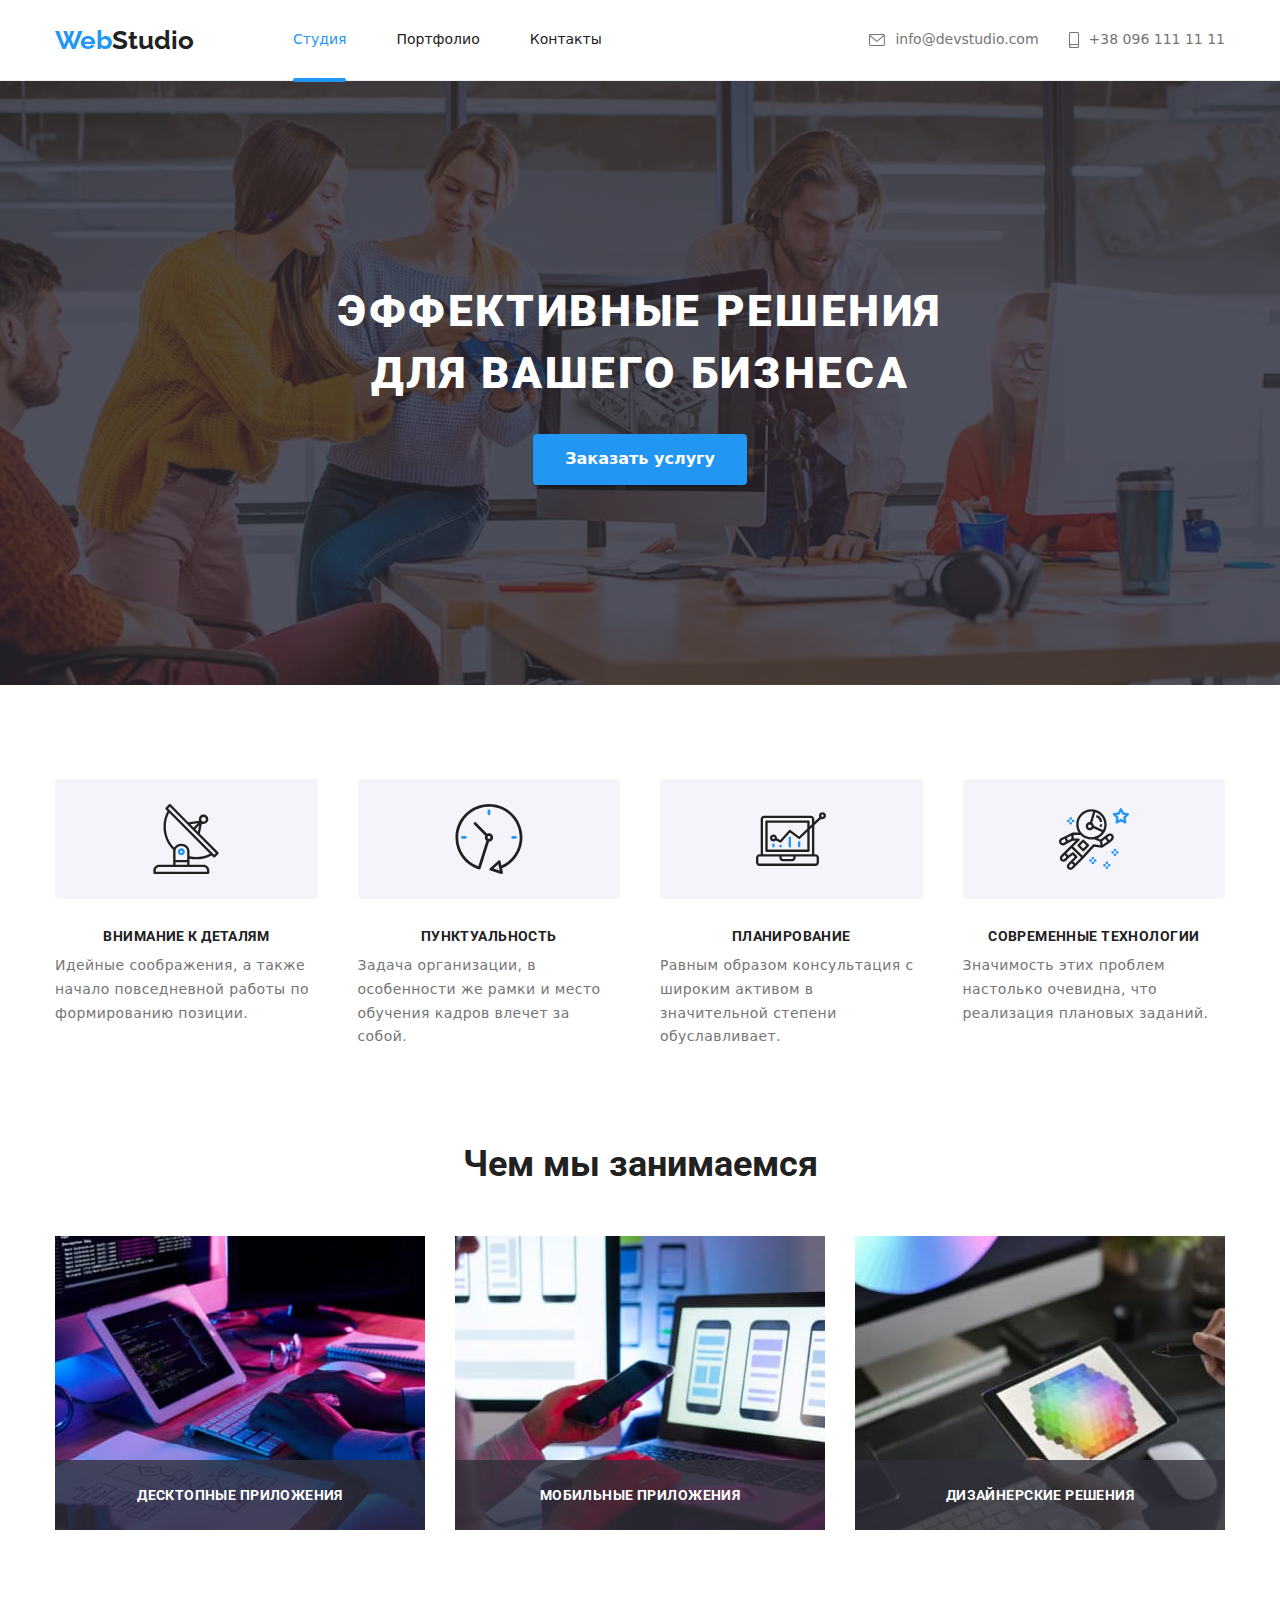
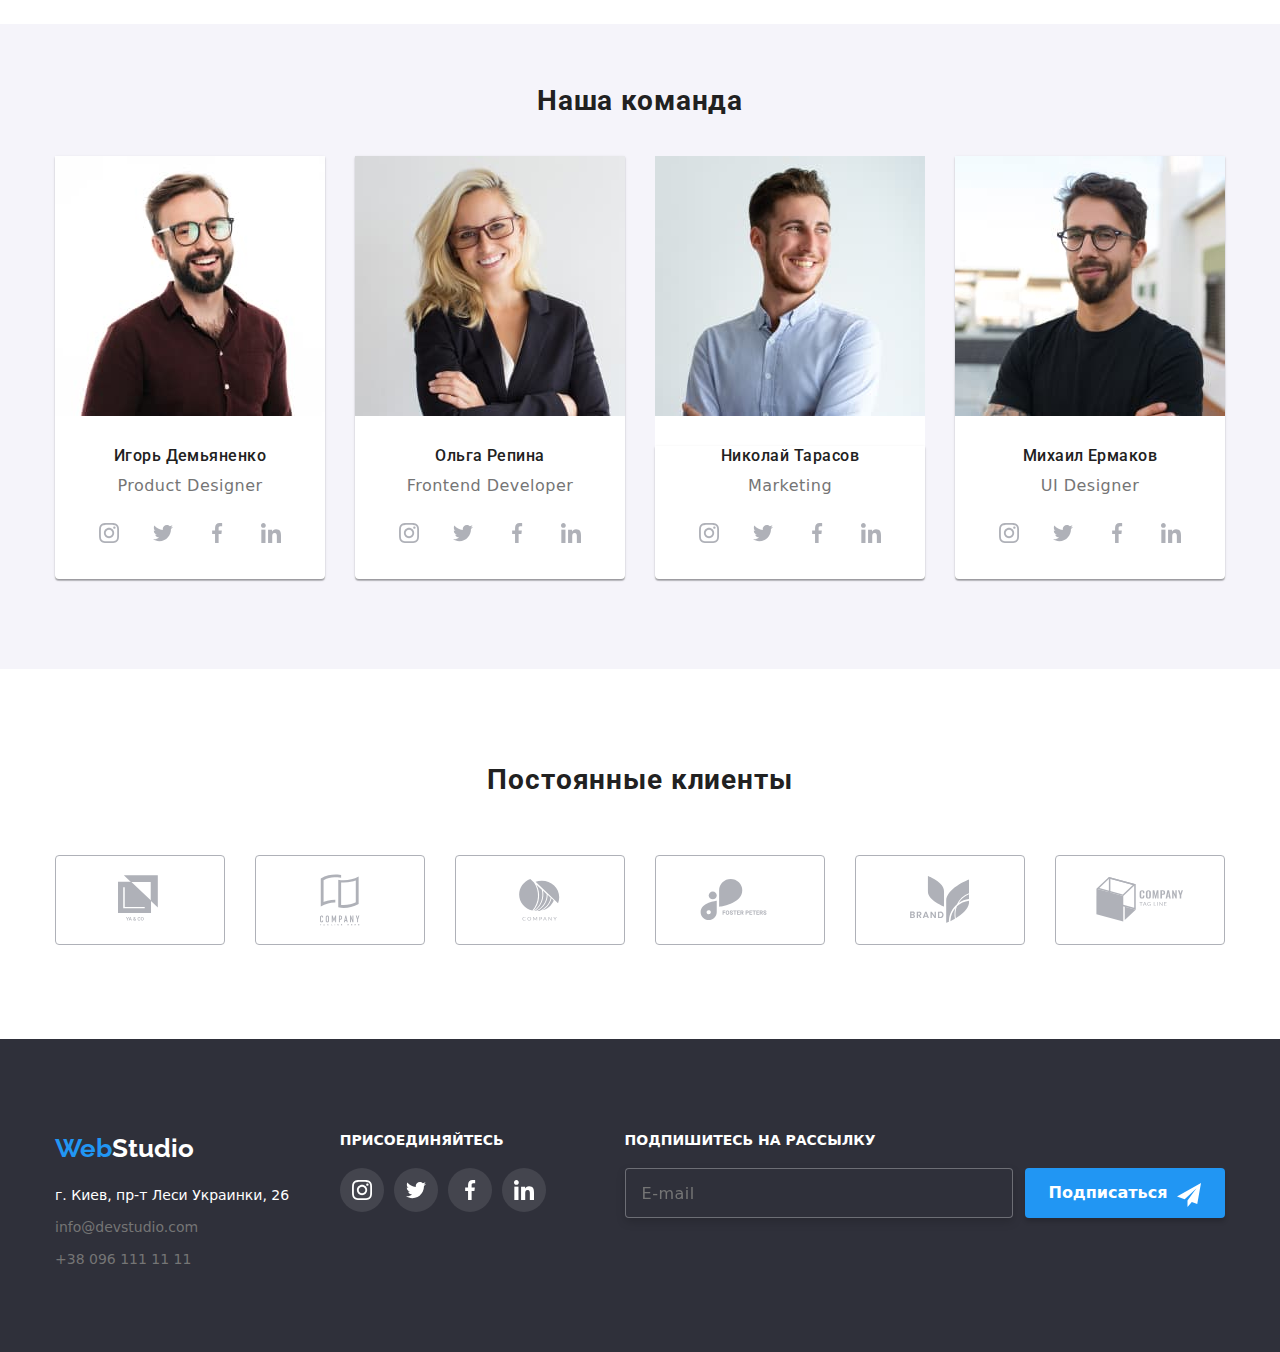
<file: index.html>
<!DOCTYPE html>
<html lang="ru">
  <head>
    <meta charset="UTF-8" />
    <meta http-equiv="X-UA-Compatible" content="IE=edge" />
    <meta name="viewport" content="width=device-width, initial-scale=1.0" />
    <title>goit_markup_hw_8</title>
    <link rel="preconnect" href="https://fonts.gstatic.com" />
    <link
      href="https://fonts.googleapis.com/css2?family=Raleway:wght@700&family=Roboto:wght@400;500;700;900&display=swap"
      rel="stylesheet"
    />
    <link rel="stylesheet" href="https://cdnjs.cloudflare.com/ajax/libs/animate.css/4.1.1/animate.min.css" />
    <link rel="stylesheet" href="./css/main.min.css" />
  </head>
  <body>
    <!-- верхняя линия-->
    <header>
      <div class="container section header">
        <nav class="header-nav">
          <a href="./index.html" class="header-logo"><span class="header-logo-color">Web</span>Studio</a>
          <ul class="nav-menu">
            <li class="nav-menu-li"><a href="./index.html" class="nav-menu-link active">Студия</a></li>
            <li class="nav-menu-li"><a href="./portfolio.html" class="nav-menu-link">Портфолио</a></li>
            <li class="nav-menu-li"><a href="#footer-contact" class="nav-menu-link">Контакты</a></li>
          </ul>
        </nav>
        <ul class="address-menu">
          <li class="address-menu-li">
            <a href="mailto:info@devstudio.com" class="address-menu-link">
              <svg width="16" height="12" class="address-menu-icon">
                <use href="./img/sprite.svg#icon-envelope"></use>
              </svg>
              info@devstudio.com</a
            >
          </li>
          <li class="address-menu-li">
            <a href="tel:+380961111111" class="address-menu-link">
              <svg width="10" height="16" class="address-menu-icon">
                <use href="./img/sprite.svg#icon-smartphone"></use>
              </svg>
              +38 096 111 11 11</a
            >
          </li>
        </ul>
        <button class="header-button-mobile" data-menu-button>
          <svg width="40" height="40" class="mobile-open-icon">
            <use href="./img/sprite.svg#icon-menu_mobile"></use>
          </svg>
        </button>
      </div>

      <div class="mobile-menu" data-menu>
        <button class="mobile-menu-close-btn" data-menu-close>
          <svg class="mobile-menu-close-icon">
            <use href="./img/sprite.svg#icon-close-mobile"></use>
          </svg>
        </button>
        <div class="mobile-menu-contact">
          <div>
            <ul class="mobile-menu-list-link list">
              <li class="mobile-menu-list-item-link link">
                <a href="./index.html" class="mobile-menu-list-link link">Студия</a>
              </li>
              <li class="mobile-menu-list-item-link">
                <a href="./portfolio.html" class="mobile-menu-list-link link">Портфолио</a>
              </li>
              <li class="mobile-menu-list-item-link">
                <a href="#" class="mobile-menu-list-link link">Контакты</a>
              </li>
            </ul>
          </div>
          <div>
            <ul class="mobile-menu-list-contact list">
              <li class="mobile-menu-list-item-contact link">
                <a href="" class="mobile-menu-list-contact link">+38 096 111 11 11</a>
              </li>
              <li class="mobile-menu-list-item-contact">
                <a href="" class="mobile-menu-list-contact link tel">info@devstudio.com</a>
              </li>
            </ul>
            <ul class="mobile-menu-list-social list">
              <li class="mobile-menu-list-item-social link">
                <a href="" class="mobile-menu-list-social link">Instagram</a>
              </li>
              <li class="mobile-menu-list-item-social">
                <a href="" class="mobile-menu-list-social link">Twitter</a>
              </li>
              <li class="mobile-menu-list-item-social">
                <a href="" class="mobile-menu-list-social link">Facebook</a>
              </li>
              <li class="mobile-menu-list-item-social">
                <a href="" class="mobile-menu-list-social link">LinkedIn</a>
              </li>
            </ul>
          </div>
        </div>
      </div>
    </header>
    <main>
      <!--шапка-->
      <section class="section services">
        <div class="container">
          <h1 class="services-title">Эффективные решения для вашего бизнеса</h1>
          <button type="button" class="services-button" data-modal-open>Заказать услугу</button>
        </div>
      </section>
      <!--особенности-->
      <section class="section advantages">
        <div class="container">
          <ul class="advantages-menu">
            <li class="advantages-li">
              <div class="advantages-thumb">
                <svg class="advanteges-button">
                  <use href="./img/sprite.svg#icon-antenna-1"></use>
                </svg>
              </div>
              <h2 class="advantages-title">Внимание к деталям</h2>
              <p class="advantages-text">Идейные соображения, а также начало повседневной работы по формированию позиции.</p>
            </li>
            <li class="advantages-li">
              <div class="advantages-thumb">
                <svg class="advanteges-button">
                  <use href="./img/sprite.svg#icon-clock-1"></use>
                </svg>
              </div>
              <h2 class="advantages-title">Пунктуальность</h2>
              <p class="advantages-text">Задача организации, в особенности же рамки и место обучения кадров влечет за собой.</p>
            </li>
            <li class="advantages-li">
              <div class="advantages-thumb">
                <svg class="advanteges-button">
                  <use href="./img/sprite.svg#icon-diagram-1"></use>
                </svg>
              </div>
              <h2 class="advantages-title">Планирование</h2>
              <p class="advantages-text">Равным образом консультация с широким активом в значительной степени обуславливает.</p>
            </li>
            <li class="advantages-li">
              <div class="advantages-thumb">
                <svg class="advanteges-button">
                  <use href="./img/sprite.svg#icon-astronaut-1"></use>
                </svg>
              </div>
              <h2 class="advantages-title">Современные технологии</h2>
              <p class="advantages-text">Значимость этих проблем настолько очевидна, что реализация плановых заданий.</p>
            </li>
          </ul>
        </div>
      </section>
      <!--чем мы занимаемся-->
      <section class="section activity">
        <div class="container">
          <h2 class="activity-title">Чем мы занимаемся</h2>
          <ul class="activity-menu">
            <li class="activity-li">
              <picture>
                <source
                  srcset="./img/desktop/title/activity_one_d.jpg 1x, ./img/desktop/title/activity_one_d@2x.jpg 2x"
                  media="(min-width: 1200px)"
                />
                <img src="./img/desktop/title/activity_one_d.jpg" alt="Человек пишет код на компьютере" class="activity-li-img" />
              </picture>
              <h3 class="activity-text">десктопные приложения</h3>
            </li>
            <li class="activity-li">
              <picture>
                <source
                  srcset="./img/desktop/title/activity_two_d.jpg 1x, ./img/desktop/title/activity_two_d@2x.jpg 2x"
                  media="(min-width: 1200px)"
                />
                <img src="./img/desktop/title/activity_two_d.jpg" alt="мобильные приложения" class="activity-li-img" />
              </picture>
              <h3 class="activity-text">мобильные приложения</h3>
            </li>
            <li class="activity-li">
              <picture>
                <source
                  srcset="./img/desktop/title/activity_three_d.jpg 1x, ./img/desktop/title/activity_three_d@2x.jpg 2x"
                  media="(min-width: 1200px)"
                />
                <img
                  src="./img/desktop/title/activity_three_d.jpg"
                  alt="Человек подбирает цветовую гамму для сайтая"
                  class="activity-li-img"
                />
              </picture>
              <h3 class="activity-text">дизайнерские решения</h3>
            </li>
          </ul>
        </div>
      </section>
      <!--наша комманда-->
      <section class="section team">
        <div class="container">
          <h2 class="team-title">Наша команда</h2>
          <ul class="team-menu">
            <li class="team-menu-li">
              <ul class="team-menu-li-people">
                <li>
                  <picture>
                    <source
                      srcset="./img/desktop/title/designer_d.jpg 1x, ./img/desktop/title/designer_d@2x.jpg 2x"
                      media="(min-width: 1200px)"
                    />
                    <source
                      srcset="./img/tablet/title/designer_t.jpg 1x, ./img/tablet/title/designer_t@2x.jpg 2x"
                      media="(min-width: 768px)"
                    />
                    <source
                      srcset="./img/mobile/title/designer_m.jpg 1x, ./img/mobile/title/designer_m@2x.jpg 2x"
                      media="(min-width: 320px)"
                    />
                    <img src="./img/mobile/title/designer_m.jpg" alt="Product_Designer" class="team-menu-li-people-img" />
                  </picture>
                </li>
                <li><h3 class="team-menu-li-people-name">Игорь Демьяненко</h3></li>
                <li><p class="team-menu-li-position">Product Designer</p></li>
                <li>
                  <ul class="team-sites-icon">
                    <li class="team-sites-icon-li">
                      <a href="" class="team-sites-icon-link">
                        <svg class="team-sites-icon-img">
                          <use href="./img/sprite.svg#icon-instagram-2"></use>
                        </svg>
                      </a>
                    </li>
                    <li class="team-sites-icon-li">
                      <a href="" class="team-sites-icon-link">
                        <svg class="team-sites-icon-img">
                          <use href="./img/sprite.svg#icon-twitter-1"></use>
                        </svg>
                      </a>
                    </li>
                    <li class="team-sites-icon-li">
                      <a href="" class="team-sites-icon-link">
                        <svg class="team-sites-icon-img">
                          <use href="./img/sprite.svg#icon-facebook-1"></use>
                        </svg>
                      </a>
                    </li>
                    <li class="team-sites-icon-li">
                      <a href="" class="team-sites-icon-link">
                        <svg class="team-sites-icon-img">
                          <use href="./img/sprite.svg#icon-linkedin-1"></use>
                        </svg>
                      </a>
                    </li>
                  </ul>
                </li>
              </ul>
            </li>
            <li class="team-menu-li">
              <ul class="team-menu-li-people">
                <picture>
                  <source
                    srcset="./img/desktop/title/developer_d.jpg 1x, ./img/desktop/title/developer_d@2x.jpg 2x"
                    media="(min-width: 1200px)"
                  />
                  <source
                    srcset="./img/tablet/title/developer_t.jpg 1x, ./img/tablet/title/developer_t@2x.jpg 2x"
                    media="(min-width: 768px)"
                  />
                  <source
                    srcset="./img/mobile/title/developer_m.jpg 1x, ./img/mobile/title/developer_m@2x.jpg 2x"
                    media="(min-width: 320px)"
                  />
                  <img src="./img/mobile/title/developer_m.jpg" alt="Product_Designer" class="team-menu-li-people-img" />
                </picture>
                <li><h3 class="team-menu-li-people-name">Ольга Репина</h3></li>
                <li><p class="team-menu-li-position">Frontend Developer</p></li>
                <li>
                  <ul class="team-sites-icon">
                    <li class="team-sites-icon-li">
                      <a href="" class="team-sites-icon-link">
                        <svg class="team-sites-icon-img">
                          <use href="./img/sprite.svg#icon-instagram-2"></use>
                        </svg>
                      </a>
                    </li>
                    <li class="team-sites-icon-li">
                      <a href="" class="team-sites-icon-link">
                        <svg class="team-sites-icon-img">
                          <use href="./img/sprite.svg#icon-twitter-1"></use>
                        </svg>
                      </a>
                    </li>
                    <li class="team-sites-icon-li">
                      <a href="" class="team-sites-icon-link">
                        <svg class="team-sites-icon-img">
                          <use href="./img/sprite.svg#icon-facebook-1"></use>
                        </svg>
                      </a>
                    </li>
                    <li class="team-sites-icon-li">
                      <a href="" class="team-sites-icon-link">
                        <svg class="team-sites-icon-img">
                          <use href="./img/sprite.svg#icon-linkedin-1"></use>
                        </svg>
                      </a>
                    </li>
                  </ul>
                </li>
              </ul>
            </li>
            <li class="team-menu-li">
              <picture>
                <source
                  srcset="./img/desktop/title/marketing_d.jpg 1x, ./img/desktop/title/marketing_d@2x.jpg 2x"
                  media="(min-width: 1200px)"
                />
                <source
                  srcset="./img/tablet/title/marketing_t.jpg 1x, ./img/tablet/title/marketing_t@2x.jpg 2x"
                  media="(min-width: 768px)"
                />
                <source
                  srcset="./img/mobile/title/marketing_m.jpg 1x, ./img/mobile/title/marketing_m@2x.jpg 2x"
                  media="(min-width: 320px)"
                />
                <img src="./img/mobile/title/marketing_m.jpg" alt="Product_Designer" class="team-menu-li-people-img" />
              </picture>
              <ul class="team-menu-li-people">
                <li><h3 class="team-menu-li-people-name">Николай Тарасов</h3></li>
                <li><p class="team-menu-li-position">Marketing</p></li>
                <li>
                  <ul class="team-sites-icon">
                    <li class="team-sites-icon-li">
                      <a href="" class="team-sites-icon-link">
                        <svg class="team-sites-icon-img">
                          <use href="./img/sprite.svg#icon-instagram-2"></use>
                        </svg>
                      </a>
                    </li>
                    <li class="team-sites-icon-li">
                      <a href="" class="team-sites-icon-link">
                        <svg class="team-sites-icon-img">
                          <use href="./img/sprite.svg#icon-twitter-1"></use>
                        </svg>
                      </a>
                    </li>
                    <li class="team-sites-icon-li">
                      <a href="" class="team-sites-icon-link">
                        <svg class="team-sites-icon-img">
                          <use href="./img/sprite.svg#icon-facebook-1"></use>
                        </svg>
                      </a>
                    </li>
                    <li class="team-sites-icon-li">
                      <a href="" class="team-sites-icon-link">
                        <svg class="team-sites-icon-img">
                          <use href="./img/sprite.svg#icon-linkedin-1"></use>
                        </svg>
                      </a>
                    </li>
                  </ul>
                </li>
              </ul>
            </li>
            <li class="team-menu-li">
              <ul class="team-menu-li-people">
                <picture>
                  <source
                    srcset="./img/desktop/title/uidesigner_d.jpg 1x, ./img/desktop/title/uidesigner_d@2x.jpg 2x"
                    media="(min-width: 1200px)"
                  />
                  <source
                    srcset="./img/tablet/title/uidesigner_t.jpg 1x, ./img/tablet/title/uidesigner_t@2x.jpg 2x"
                    media="(min-width: 768px)"
                  />
                  <source
                    srcset="./img/mobile/title/uidesigner_m.jpg 1x, ./img/mobile/title/uidesigner_m@2x.jpg 2x"
                    media="(min-width: 320px)"
                  />
                  <img src="./img/mobile/title/uidesigner_m.jpg" alt="Product_Designer" class="team-menu-li-people-img" />
                </picture>
                <li><h3 class="team-menu-li-people-name">Михаил Ермаков</h3></li>
                <li><p class="team-menu-li-position">UI Designer</p></li>
                <li></li>
                <li>
                  <ul class="team-sites-icon">
                    <li class="team-sites-icon-li">
                      <a href="" class="team-sites-icon-link">
                        <svg class="team-sites-icon-img">
                          <use href="./img/sprite.svg#icon-instagram-2"></use>
                        </svg>
                      </a>
                    </li>
                    <li class="team-sites-icon-li">
                      <a href="" class="team-sites-icon-link">
                        <svg class="team-sites-icon-img">
                          <use href="./img/sprite.svg#icon-twitter-1"></use>
                        </svg>
                      </a>
                    </li>
                    <li class="team-sites-icon-li">
                      <a href="" class="team-sites-icon-link">
                        <svg class="team-sites-icon-img">
                          <use href="./img/sprite.svg#icon-facebook-1"></use>
                        </svg>
                      </a>
                    </li>
                    <li class="team-sites-icon-li">
                      <a href="" class="team-sites-icon-link">
                        <svg class="team-sites-icon-img">
                          <use href="./img/sprite.svg#icon-linkedin-1"></use>
                        </svg>
                      </a>
                    </li>
                  </ul>
                </li>
              </ul>
            </li>
          </ul>
        </div>
      </section>
      <!-- нашы клиенты -->
      <section class="section">
        <div class="container">
          <h2 class="clients-title">Постоянные клиенты</h2>
          <ul class="clients">
            <li>
              <a href="" class="clients-thumb">
                <svg width="44" height="49" class="clients-icon">
                  <use href="./img/sprite.svg#icon-logo-1"></use>
                </svg>
              </a>
            </li>
            <li>
              <a href="" class="clients-thumb">
                <svg width="40" height="52" class="clients-icon">
                  <use href="./img/sprite.svg#icon-logo-2"></use>
                </svg>
              </a>
            </li>
            <li>
              <a href="" class="clients-thumb">
                <svg width="41" height="42" class="clients-icon">
                  <use href="./img/sprite.svg#icon-logo-3"></use>
                </svg>
              </a>
            </li>
            <li>
              <a href="" class="clients-thumb">
                <svg width="80" height="42" class="clients-icon">
                  <use href="./img/sprite.svg#icon-logo-4"></use>
                </svg>
              </a>
            </li>
            <li>
              <a href="" class="clients-thumb">
                <svg width="59" height="47" class="clients-icon">
                  <use href="./img/sprite.svg#icon-logo-5"></use>
                </svg>
              </a>
            </li>
            <li>
              <a href="" class="clients-thumb">
                <svg width="88" height="45" class="clients-icon">
                  <use href="./img/sprite.svg#icon-logo-6"></use>
                </svg>
              </a>
            </li>
          </ul>
        </div>
      </section>
    </main>
    <!--подвал-->
    <footer>
      <section class="section footer" id="footer-contact">
        <div class="container">
          <div class="footer-blok">
            <a href="./index.html" class="footer-logo"
              ><span class="footer-logo-color">Web</span><span class="footer-logo-color-secondary">Studio</span></a
            >
            <address class="footer-address">
              <ul class="footer-address-text">
                <li class="footer-contact">
                  <a href="https://goo.gl/maps/boytBuuAJyoT8WRG6" target="_blank" class="footer-address-text"
                    >г. Киев, пр-т Леси Украинки, 26</a
                  >
                </li>
                <li class="footer-contact">
                  <a href="mailto:info@devstudio.com" class="footer-address-link">info@devstudio.com</a>
                </li>
                <li class="footer-contact">
                  <a href="tel:+380961111111" class="footer-address-link">+38 096 111 11 11</a>
                </li>
              </ul>
            </address>
          </div>
          <div class="footer-links">
            <p class="footer-invite">присоединяйтесь</p>
            <ul class="footer-social-link">
              <li>
                <ul class="footer-icon">
                  <li class="footer-icon-li">
                    <a href="" class="footer-icon-link">
                      <svg class="footer-icon-img">
                        <use href="./img/sprite.svg#icon-instagram-2"></use>
                      </svg>
                    </a>
                  </li>
                  <li class="footer-icon-li">
                    <a href="" class="footer-icon-link">
                      <svg class="footer-icon-img">
                        <use href="./img/sprite.svg#icon-twitter-1"></use>
                      </svg>
                    </a>
                  </li>
                  <li class="footer-icon-li">
                    <a href="" class="footer-icon-link">
                      <svg class="footer-icon-img">
                        <use href="./img/sprite.svg#icon-facebook-1"></use>
                      </svg>
                    </a>
                  </li>
                  <li class="footer-icon-li">
                    <a href="" class="footer-icon-link">
                      <svg class="footer-icon-img">
                        <use href="./img/sprite.svg#icon-linkedin-1"></use>
                      </svg>
                    </a>
                  </li>
                </ul>
              </li>
            </ul>
          </div>
          <form class="footer-podpiska">
            <div class="footer-podpiska-link">
              <p class="footer-podpiska-title">подпишитесь на рассылку</p>
              <label>
                <input class="footer-podpiska-input-form" type="email" name="email" placeholder="E-mail" />
              </label>
            </div>
            <div class="footer-podpiska-botton">
              <button type="submit" class="footer-podpiska-botton-modal">
                <span>Подписаться</span>
                <svg class="footer-podpiska-icon" width="24" height="24">
                  <use href="./img/sprite.svg#icon-icon_send"></use>
                </svg>
              </button>
            </div>
          </form>
        </div>
      </section>
    </footer>

    <!-- ==============модалка============ -->

    <div class="backdrop is-hidden" data-modal>
      <div class="modal">
        <button type="submit" class="modal-close-btn" data-modal-close>
          <svg class="modal-close-btn-color" width="18" height="18">
            <use href="./img/sprite.svg#icon-close-black-18dp"></use>
          </svg>
        </button>
        <p class="modal-head-form">Оставьте свои данные, мы вам перезвоним</p>
        <div>
          <form action="#" method="GET">
            <label class=modal-text-form">
              <span class="modal-title-form">Имя</span>
              <span class="modal-block-input-form">
                <input class="modal-input-form" type="text" name="username" />
                <svg class="modal-icon-input">
                  <use href="./img/sprite.svg#icon-person-black"></use>
                </svg>
              </span>
            </label>
            <label class="modal-text-form">
              <span class="modal-title-form">Телефон</span>
              <span class="modal-block-input-form">
                <input class="modal-input-form" type="tel" name="phone_number" />
                <svg class="modal-icon-input">
                  <use href="./img/sprite.svg#icon-phone-black"></use>
                </svg>
              </span>
            </label>
            <label class="modal-text-form">
              <span class="modal-title-form">Почта</span>
              <span class="modal-block-input-form">
                <input class="modal-input-form" type="email" name="email" />
                <svg class="modal-icon-input">
                  <use href="./img/sprite.svg#icon-email-black"></use>
                </svg>
              </span>
            </label>
            <label class="modal-text-form">
              <span class="modal-title-form">Комментарий</span>
              <textarea name="comment" class="modal-input-form-comment" placeholder="Введите текст"></textarea>
            </label>
            <div class="modal-text-form-soglashenie">
                <input id="user-term" type="checkbox" name="user-term" class="modal-soglasie visually-hidden">
                <label class="modal-soglashenie" for="user-term">Соглашаюсь с рассылкой и принимаю &nbsp;<a href="" class="modal-soglashenie-link">Условия договора</a></label>
            </div>
            <button type="submit" class="modal-button-services">Отправить</button>
          </form>
        </div>
      </div>
    </div>
    <script src="./js/menu-mobile.js"></script>
    <script src="./js/modal.js"></script>
  </body>
</html>
</file>
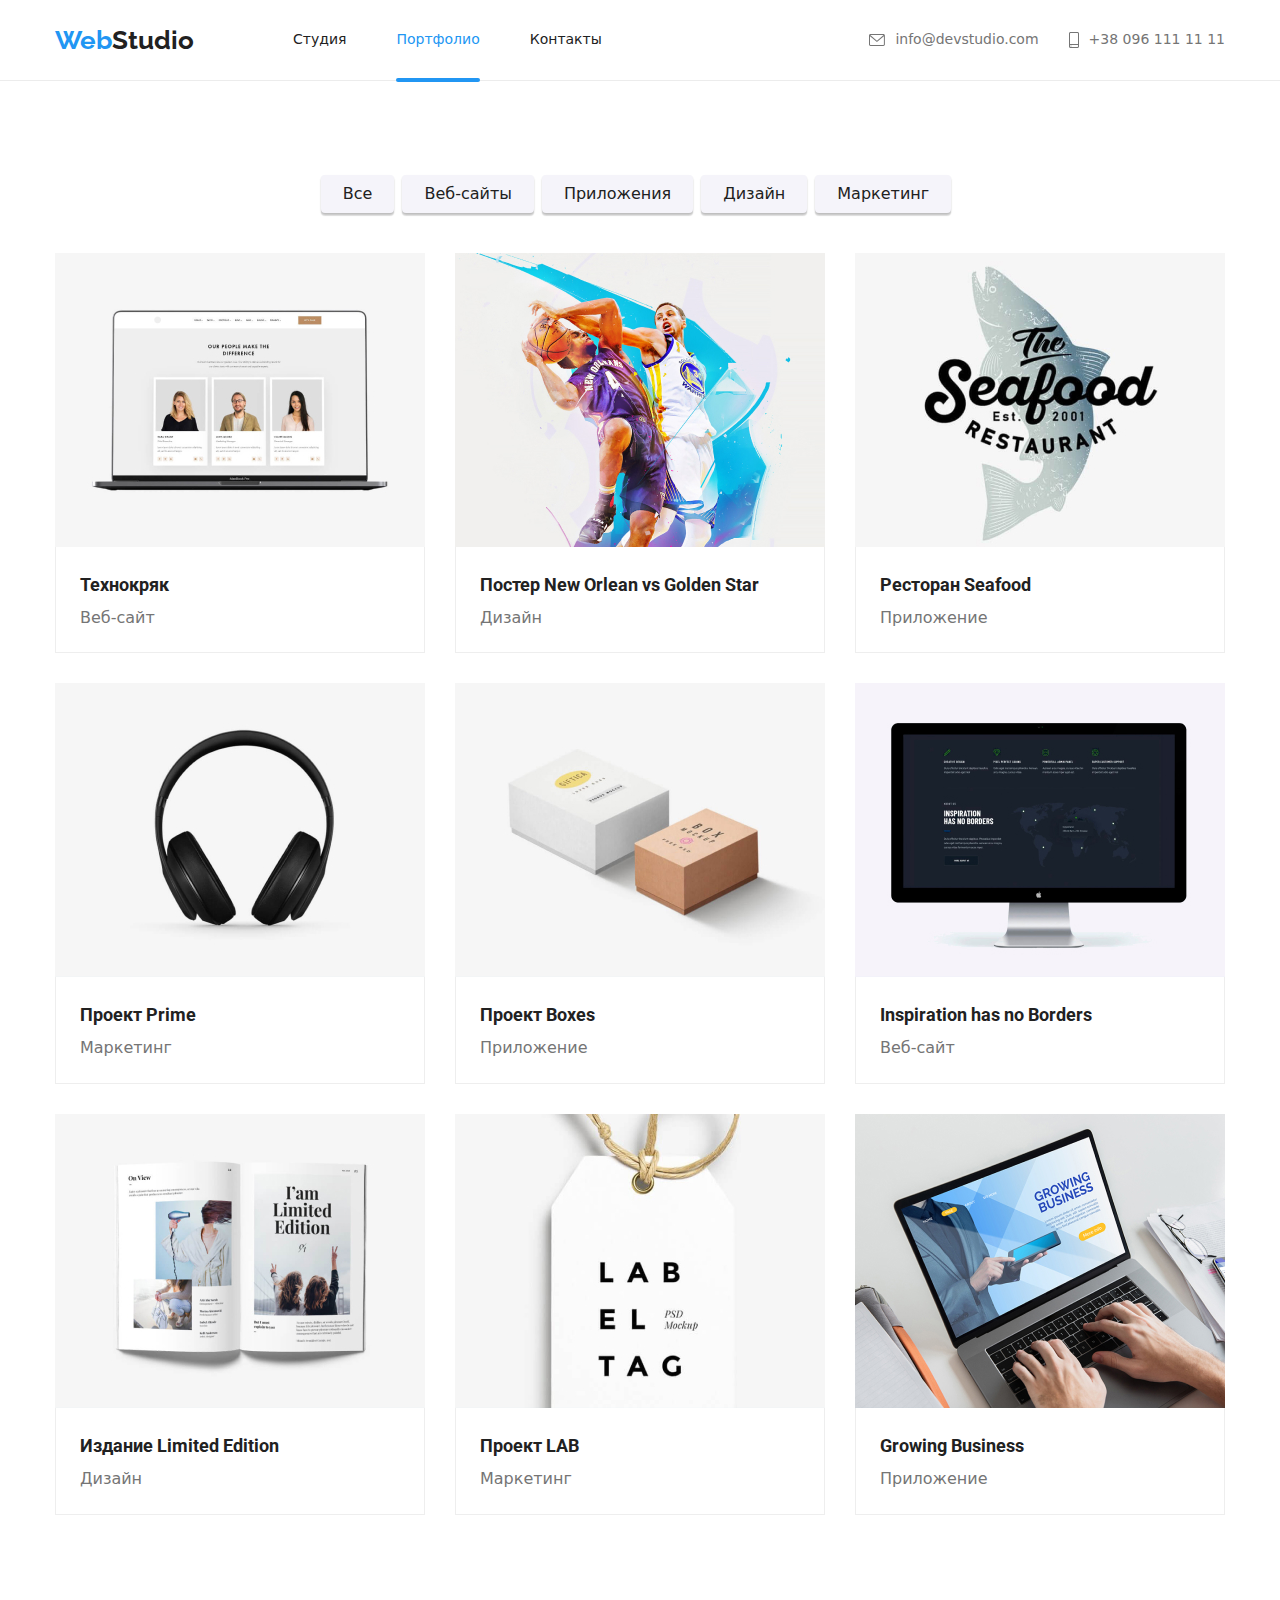
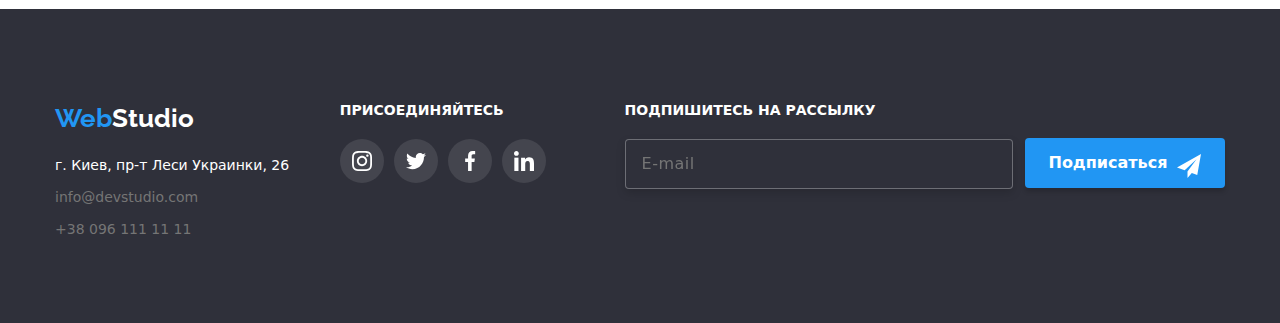
<file: portfolio.html>
<!DOCTYPE html>
<html lang="ru">
  <head>
    <meta charset="UTF-8" />
    <meta http-equiv="X-UA-Compatible" content="IE=edge" />
    <meta name="viewport" content="width=device-width, initial-scale=1.0" />
    <title>goit_markup_hw_8</title>
    <link rel="preconnect" href="https://fonts.gstatic.com" />
    <link
      href="https://fonts.googleapis.com/css2?family=Raleway:wght@700&family=Roboto:wght@400;500;700;900&display=swap"
      rel="stylesheet"
    />
    <link rel="stylesheet" href="https://cdnjs.cloudflare.com/ajax/libs/animate.css/4.1.1/animate.min.css" />
    <link rel="stylesheet" href="./css/portfolio.min.css" />
  </head>
  <body>
    <!-- верхняя линия-->
    <header>
      <div class="container section header">
        <nav class="header-nav">
          <a href="./index.html" class="header-logo"><span class="header-logo-color">Web</span>Studio</a>
          <ul class="nav-menu">
            <li class="nav-menu-li"><a href="./index.html" class="nav-menu-link">Студия</a></li>
            <li class="nav-menu-li"><a href="./portfolio.html" class="nav-menu-link active">Портфолио</a></li>
            <li class="nav-menu-li"><a href="#footer-contact" class="nav-menu-link">Контакты</a></li>
          </ul>
        </nav>
        <ul class="address-menu">
          <li class="address-menu-li">
            <a href="mailto:info@devstudio.com" class="address-menu-link">
              <svg width="16" height="12" class="address-menu-icon">
                <use href="./img/sprite.svg#icon-envelope"></use>
              </svg>
              info@devstudio.com</a
            >
          </li>
          <li class="address-menu-li">
            <a href="tel:+380961111111" class="address-menu-link">
              <svg width="10" height="16" class="address-menu-icon">
                <use href="./img/sprite.svg#icon-smartphone"></use>
              </svg>
              +38 096 111 11 11</a
            >
          </li>
        </ul>
        <button class="header-button-mobile" data-menu-button>
          <svg width="40" height="40" class="mobile-open-icon">
            <use href="./img/sprite.svg#icon-menu_mobile"></use>
          </svg>
        </button>
      </div>

      <div class="mobile-menu" data-menu>
        <button class="mobile-menu-close-btn" data-menu-close>
          <svg class="mobile-menu-close-icon">
            <use href="./img/sprite.svg#icon-close-mobile"></use>
          </svg>
        </button>
        <div class="mobile-menu-contact">
          <div>
            <ul class="mobile-menu-list-link list">
              <li class="mobile-menu-list-item-link link">
                <a href="./index.html" class="mobile-menu-list-link link">Студия</a>
              </li>
              <li class="mobile-menu-list-item-link">
                <a href="./portfolio.html" class="mobile-menu-list-link link">Портфолио</a>
              </li>
              <li class="mobile-menu-list-item-link">
                <a href="#" class="mobile-menu-list-link link">Контакты</a>
              </li>
            </ul>
          </div>
          <div>
            <ul class="mobile-menu-list-contact list">
              <li class="mobile-menu-list-item-contact link">
                <a href="" class="mobile-menu-list-contact link">+38 096 111 11 11</a>
              </li>
              <li class="mobile-menu-list-item-contact">
                <a href="" class="mobile-menu-list-contact link tel">info@devstudio.com</a>
              </li>
            </ul>
            <ul class="mobile-menu-list-social list">
              <li class="mobile-menu-list-item-social link">
                <a href="" class="mobile-menu-list-social link">Instagram</a>
              </li>
              <li class="mobile-menu-list-item-social">
                <a href="" class="mobile-menu-list-social link">Twitter</a>
              </li>
              <li class="mobile-menu-list-item-social">
                <a href="" class="mobile-menu-list-social link">Facebook</a>
              </li>
              <li class="mobile-menu-list-item-social">
                <a href="" class="mobile-menu-list-social link">LinkedIn</a>
              </li>
            </ul>
          </div>
        </div>
      </div>
    </header>
    <main>
      <section class="section">
        <div class="container">
          <ul class="nav-portfolio">
            <li><button type="button" class="nav-portfolio-button">Все</button></li>
            <li><button type="button" class="nav-portfolio-button">Веб-сайты</button></li>
            <li><button type="button" class="nav-portfolio-button">Приложения</button></li>
            <li><button type="button" class="nav-portfolio-button">Дизайн</button></li>
            <li><button type="button" class="nav-portfolio-button">Маркетинг</button></li>
          </ul>
        </div>
        <div class="container">
          <ul class="example-work">
            <li class="example-work-li">
              <a href="./index.html" class="example-work-link">
                <div class="example-work-wrapper">
                  <picture>
                    <source
                      srcset="./img/desktop/portfolio/tehnokryak_d.jpg 1x, ./img/desktop//portfolio/tehnokryak_d@2x.jpg 2x"
                      media="(min-width: 1200px)"
                    />
                    <source
                      srcset="./img/tablet/portfolio/tehnokryak_t.jpg 1x, ./img/tablet//portfolio/tehnokryak_t@2x.jpg 2x"
                      media="(min-width: 768px)"
                    />
                    <source
                      srcset="./img/mobile/portfolio/tehnokryak_m.jpg 1x, ./img/mobile/portfolio/tehnokryak_m@2x.jpg 2x"
                      media="(min-width: 320px)"
                    />
                    <img src="./img/mobile/portfolio/tehnokryak_m.jpg" alt="Product_Designer" class="example-work-wrapper-img" />
                  </picture>
                  <div class="example-work-link-text">
                    <p>
                      Технокряк это современная площадка распространения коронавируса. Компании используют эту платформу для цифрового
                      шпионажа и атак на защищённые сервера конкурентов.
                    </p>
                  </div>
                </div>
                <div class="example-work-project">
                  <h2 class="example-work-title">Технокряк</h2>
                  <p class="example-work-text">Веб-сайт</p>
                </div>
              </a>
            </li>
            <li class="example-work-li">
              <a href="./index.html" class="example-work-link">
                <div class="example-work-wrapper">
                  <picture>
                    <source
                      srcset="./img/desktop/portfolio/goldenstar_d.jpg 1x, ./img/desktop//portfolio/goldenstar_d@2x.jpg 2x"
                      media="(min-width: 1200px)"
                    />
                    <source
                      srcset="./img/tablet/portfolio/goldenstar_t.jpg 1x, ./img/tablet//portfolio/goldenstar_t@2x.jpg 2x"
                      media="(min-width: 768px)"
                    />
                    <source
                      srcset="./img/mobile/portfolio/goldenstar_m.jpg 1x, ./img/mobile/portfolio/goldenstar_m@2x.jpg 2x"
                      media="(min-width: 320px)"
                    />
                    <img src="./img/mobile/portfolio/goldenstar_m.jpg" alt="Product_Designer" class="example-work-wrapper-img" />
                  </picture>
                  <div class="example-work-link-text">
                    <p>
                      Технокряк это современная площадка распространения коронавируса. Компании используют эту платформу для цифрового
                      шпионажа и атак на защищённые сервера конкурентов.
                    </p>
                  </div>
                </div>
                <div class="example-work-project">
                  <h2 class="example-work-title">Постер New Orlean vs Golden Star</h2>
                  <p class="example-work-text">Дизайн</p>
                </div>
              </a>
            </li>
            <li class="example-work-li">
              <a href="./index.html" class="example-work-link">
                <div class="example-work-wrapper">
                  <picture>
                    <source
                      srcset="./img/desktop/portfolio/seafood_d.jpg 1x, ./img/desktop//portfolio/seafood_d@2x.jpg 2x"
                      media="(min-width: 1200px)"
                    />
                    <source
                      srcset="./img/tablet/portfolio/seafood_t.jpg 1x, ./img/tablet//portfolio/seafood_t@2x.jpg 2x"
                      media="(min-width: 768px)"
                    />
                    <source
                      srcset="./img/mobile/portfolio/seafood_m.jpg 1x, ./img/mobile/portfolio/seafood_m@2x.jpg 2x"
                      media="(min-width: 320px)"
                    />
                    <img src="./img/mobile/portfolio/seafood_m.jpg" alt="Product_Designer" class="example-work-wrapper-img" />
                  </picture>
                  <div class="example-work-link-text">
                    <p>
                      Технокряк это современная площадка распространения коронавируса. Компании используют эту платформу для цифрового
                      шпионажа и атак на защищённые сервера конкурентов.
                    </p>
                  </div>
                </div>
                <div class="example-work-project">
                  <h2 class="example-work-title">Ресторан Seafood</h2>
                  <p class="example-work-text">Приложение</p>
                </div>
              </a>
            </li>
            <li class="example-work-li">
              <a href="./index.html" class="example-work-link">
                <div class="example-work-wrapper">
                  <picture>
                    <source
                      srcset="./img/desktop/portfolio/prime_d.jpg 1x, ./img/desktop//portfolio/prime_d@2x.jpg 2x"
                      media="(min-width: 1200px)"
                    />
                    <source
                      srcset="./img/tablet/portfolio/prime_t.jpg 1x, ./img/tablet//portfolio/prime_t@2x.jpg 2x"
                      media="(min-width: 768px)"
                    />
                    <source
                      srcset="./img/mobile/portfolio/prime_m.jpg 1x, ./img/mobile/portfolio/prime_m@2x.jpg 2x"
                      media="(min-width: 320px)"
                    />
                    <img src="./img/mobile/portfolio/prime_m.jpg" alt="Product_Designer" class="example-work-wrapper-img" />
                  </picture>
                  <div class="example-work-link-text">
                    <p>
                      Технокряк это современная площадка распространения коронавируса. Компании используют эту платформу для цифрового
                      шпионажа и атак на защищённые сервера конкурентов.
                    </p>
                  </div>
                </div>
                <div class="example-work-project">
                  <h2 class="example-work-title">Проект Prime</h2>
                  <p class="example-work-text">Маркетинг</p>
                </div>
              </a>
            </li>
            <li class="example-work-li">
              <a href="./index.html" class="example-work-link">
                <div class="example-work-wrapper">
                  <picture>
                    <source
                      srcset="./img/desktop/portfolio/boxes_d.jpg 1x, ./img/desktop//portfolio/boxes_d@2x.jpg 2x"
                      media="(min-width: 1200px)"
                    />
                    <source
                      srcset="./img/tablet/portfolio/boxes_t.jpg 1x, ./img/tablet//portfolio/boxes_t@2x.jpg 2x"
                      media="(min-width: 768px)"
                    />
                    <source
                      srcset="./img/mobile/portfolio/boxes_m.jpg 1x, ./img/mobile/portfolio/boxes_m@2x.jpg 2x"
                      media="(min-width: 320px)"
                    />
                    <img src="./img/mobile/portfolio/boxes_m.jpg" alt="Product_Designer" class="example-work-wrapper-img" />
                  </picture>
                  <div class="example-work-link-text">
                    <p>
                      Технокряк это современная площадка распространения коронавируса. Компании используют эту платформу для цифрового
                      шпионажа и атак на защищённые сервера конкурентов.
                    </p>
                  </div>
                </div>
                <div class="example-work-project">
                  <h2 class="example-work-title">Проект Boxes</h2>
                  <p class="example-work-text">Приложение</p>
                </div>
              </a>
            </li>
            <li class="example-work-li">
              <a href="./index.html" class="example-work-link">
                <div class="example-work-wrapper">
                  <picture>
                    <source
                      srcset="./img/desktop/portfolio/borders_d.jpg 1x, ./img/desktop//portfolio/borders_d@2x.jpg 2x"
                      media="(min-width: 1200px)"
                    />
                    <source
                      srcset="./img/tablet/portfolio/borders_t.jpg 1x, ./img/tablet//portfolio/borders_t@2x.jpg 2x"
                      media="(min-width: 768px)"
                    />
                    <source
                      srcset="./img/mobile/portfolio/borders_m.jpg 1x, ./img/mobile/portfolio/borders_m@2x.jpg 2x"
                      media="(min-width: 320px)"
                    />
                    <img src="./img/mobile/portfolio/borders_m.jpg" alt="Product_Designer" class="example-work-wrapper-img" />
                  </picture>
                  <div class="example-work-link-text">
                    <p>
                      Технокряк это современная площадка распространения коронавируса. Компании используют эту платформу для цифрового
                      шпионажа и атак на защищённые сервера конкурентов.
                    </p>
                  </div>
                </div>
                <div class="example-work-project">
                  <h2 class="example-work-title">Inspiration has no Borders</h2>
                  <p class="example-work-text">Веб-сайт</p>
                </div>
              </a>
            </li>
            <li class="example-work-li">
              <a href="./index.html" class="example-work-link">
                <div class="example-work-wrapper">
                  <picture>
                    <source
                      srcset="./img/desktop/portfolio/limited_d.jpg 1x, ./img/desktop//portfolio/limited_d@2x.jpg 2x"
                      media="(min-width: 1200px)"
                    />
                    <source
                      srcset="./img/tablet/portfolio/limited_t.jpg 1x, ./img/tablet//portfolio/limited_t@2x.jpg 2x"
                      media="(min-width: 768px)"
                    />
                    <source
                      srcset="./img/mobile/portfolio/limited_m.jpg 1x, ./img/mobile/portfolio/limited_m@2x.jpg 2x"
                      media="(min-width: 320px)"
                    />
                    <img src="./img/mobile/portfolio/limited_m.jpg" alt="Product_Designer" class="example-work-wrapper-img" />
                  </picture>
                  <div class="example-work-link-text">
                    <p>
                      Технокряк это современная площадка распространения коронавируса. Компании используют эту платформу для цифрового
                      шпионажа и атак на защищённые сервера конкурентов.
                    </p>
                  </div>
                </div>
                <div class="example-work-project">
                  <h2 class="example-work-title">Издание Limited Edition</h2>
                  <p class="example-work-text">Дизайн</p>
                </div>
              </a>
            </li>
            <li class="example-work-li">
              <a href="./index.html" class="example-work-link">
                <div class="example-work-wrapper">
                  <picture>
                    <source
                      srcset="./img/desktop/portfolio/lab_d.jpg 1x, ./img/desktop//portfolio/lab_d@2x.jpg 2x"
                      media="(min-width: 1200px)"
                    />
                    <source
                      srcset="./img/tablet/portfolio/lab_t.jpg 1x, ./img/tablet//portfolio/lab_t@2x.jpg 2x"
                      media="(min-width: 768px)"
                    />
                    <source
                      srcset="./img/mobile/portfolio/lab_m.jpg 1x, ./img/mobile/portfolio/lab_m@2x.jpg 2x"
                      media="(min-width: 320px)"
                    />
                    <img src="./img/mobile/portfolio/lab_m.jpg" alt="Product_Designer" class="example-work-wrapper-img" />
                  </picture>
                  <div class="example-work-link-text">
                    <p>
                      Технокряк это современная площадка распространения коронавируса. Компании используют эту платформу для цифрового
                      шпионажа и атак на защищённые сервера конкурентов.
                    </p>
                  </div>
                </div>
                <div class="example-work-project">
                  <h2 class="example-work-title">Проект LAB</h2>
                  <p class="example-work-text">Маркетинг</p>
                </div>
              </a>
            </li>
            <li class="example-work-li">
              <a href="./index.html" class="example-work-link">
                <div class="example-work-wrapper">
                  <picture>
                    <source
                      srcset="./img/desktop/portfolio/growing_d.jpg 1x, ./img/desktop//portfolio/growing_d@2x.jpg 2x"
                      media="(min-width: 1200px)"
                    />
                    <source
                      srcset="./img/tablet/portfolio/growing_t.jpg 1x, ./img/tablet//portfolio/growing_t@2x.jpg 2x"
                      media="(min-width: 768px)"
                    />
                    <source
                      srcset="./img/mobile/portfolio/growing_m.jpg 1x, ./img/mobile/portfolio/growing_m@2x.jpg 2x"
                      media="(min-width: 320px)"
                    />
                    <img src="./img/mobile/portfolio/growing_m.jpg" alt="Product_Designer" class="example-work-wrapper-img" />
                  </picture>
                  <div class="example-work-link-text">
                    <p>
                      Технокряк это современная площадка распространения коронавируса. Компании используют эту платформу для цифрового
                      шпионажа и атак на защищённые сервера конкурентов.
                    </p>
                  </div>
                </div>
                <div class="example-work-project">
                  <h2 class="example-work-title">Growing Business</h2>
                  <p class="example-work-text">Приложение</p>
                </div>
              </a>
            </li>
          </ul>
        </div>
      </section>
    </main>
    <!--подвал-->
     <footer>
      <section class="section footer" id="footer-contact">
        <div class="container">
          <div class="footer-blok">
            <a href="./index.html" class="footer-logo"
              ><span class="footer-logo-color">Web</span><span class="footer-logo-color-secondary">Studio</span></a
            >
            <address class="footer-address">
              <ul class="footer-address-text">
                <li class="footer-contact">
                  <a href="https://goo.gl/maps/boytBuuAJyoT8WRG6" target="_blank" class="footer-address-text"
                    >г. Киев, пр-т Леси Украинки, 26</a
                  >
                </li>
                <li class="footer-contact">
                  <a href="mailto:info@devstudio.com" class="footer-address-link">info@devstudio.com</a>
                </li>
                <li class="footer-contact">
                  <a href="tel:+380961111111" class="footer-address-link">+38 096 111 11 11</a>
                </li>
              </ul>
            </address>
          </div>
          <div class="footer-links">
            <p class="footer-invite">присоединяйтесь</p>
            <ul class="footer-social-link">
              <li>
                <ul class="footer-icon">
                  <li class="footer-icon-li">
                    <a href="" class="footer-icon-link">
                      <svg class="footer-icon-img">
                        <use href="./img/sprite.svg#icon-instagram-2"></use>
                      </svg>
                    </a>
                  </li>
                  <li class="footer-icon-li">
                    <a href="" class="footer-icon-link">
                      <svg class="footer-icon-img">
                        <use href="./img/sprite.svg#icon-twitter-1"></use>
                      </svg>
                    </a>
                  </li>
                  <li class="footer-icon-li">
                    <a href="" class="footer-icon-link">
                      <svg class="footer-icon-img">
                        <use href="./img/sprite.svg#icon-facebook-1"></use>
                      </svg>
                    </a>
                  </li>
                  <li class="footer-icon-li">
                    <a href="" class="footer-icon-link">
                      <svg class="footer-icon-img">
                        <use href="./img/sprite.svg#icon-linkedin-1"></use>
                      </svg>
                    </a>
                  </li>
                </ul>
              </li>
            </ul>
          </div>
          <form class="footer-podpiska">
            <div class="footer-podpiska-link">
              <p class="footer-podpiska-title">подпишитесь на рассылку</p>
              <label>
                <input class="footer-podpiska-input-form" type="email" name="email" placeholder="E-mail" />
              </label>
            </div>
            <div class="footer-podpiska-botton">
              <button type="submit" class="footer-podpiska-botton-modal">
                <span>Подписаться</span>
                <svg class="footer-podpiska-icon" width="24" height="24">
                  <use href="./img/sprite.svg#icon-icon_send"></use>
                </svg>
              </button>
            </div>
          </form>
        </div>
      </section>
    </footer>

    <script src="./js/menu-mobile.js"></script>
    <script src="./js/modal.js"></script>
  </body>
</html>
</file>
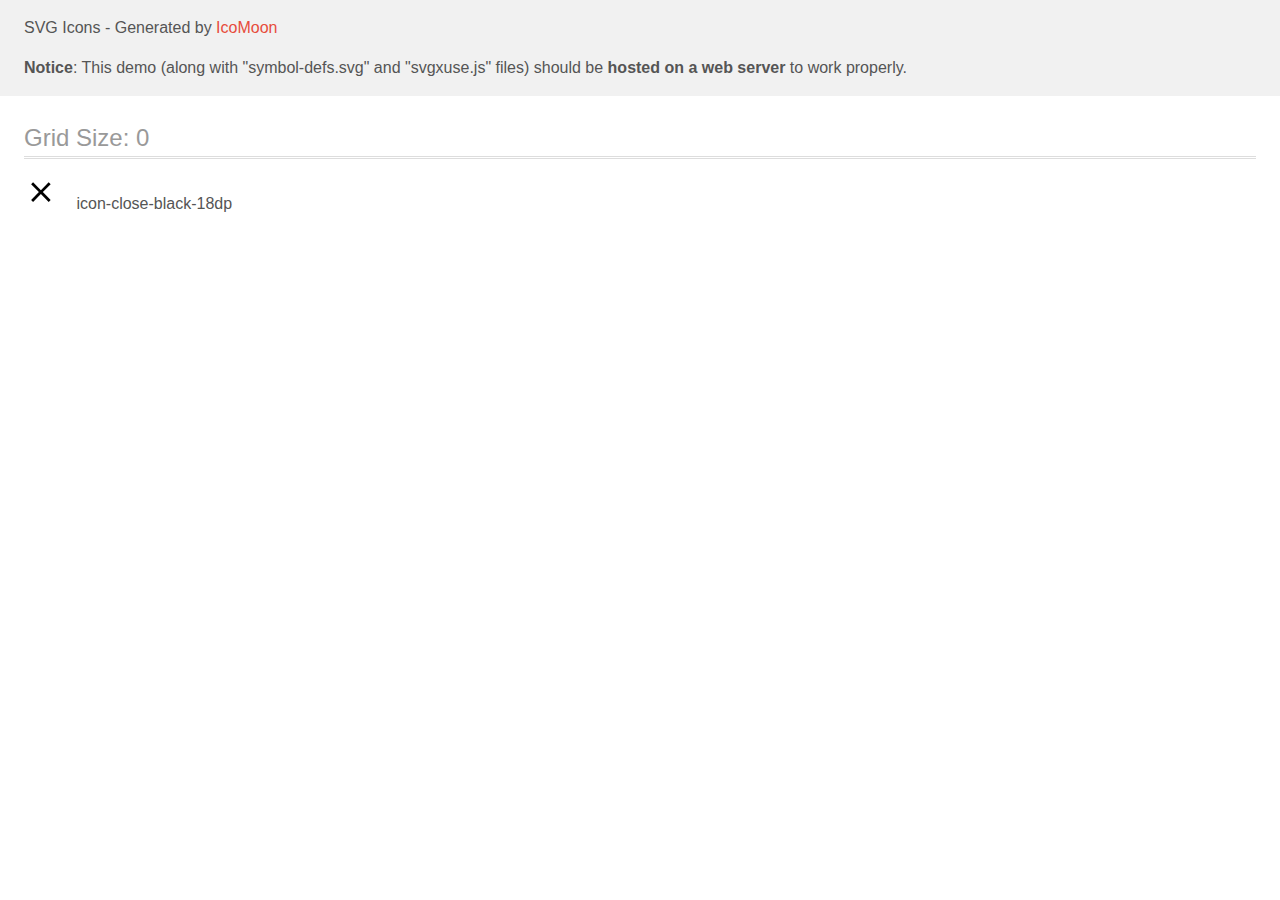
<file: img/svg/webstudio/demo-external-svg.html>
<!doctype html>
<html>
<head>
    <title>IcoMoon - SVG Icons</title>
    <meta charset="utf-8">
    <meta name="viewport" content="width=device-width, initial-scale=1">
    <link rel="stylesheet" href="demo-files/demo.css">
    <link rel="stylesheet" href="style.css">
</head>
<body>
<header class="bgc1 clearfix">
<div class="mhl">
    <p>SVG Icons - Generated by <a href="https://icomoon.io/app">IcoMoon</a></p><p><strong>Notice</strong>: This demo (along with "symbol-defs.svg" and "svgxuse.js" files) should be <b>hosted on a web server</b> to work properly.</p>
</div>
</header>
    <div class="clearfix mhl ptl">
        <h1 class="mvm mtn fgc1">Grid Size: 0</h1>
        <div class="glyph fs1">
            <div class="clearfix pbs">
                <svg class="icon icon-close-black-18dp"><use xlink:href="symbol-defs.svg#icon-close-black-18dp"></use></svg><span class="name"> icon-close-black-18dp</span>
            </div>
        </div>
  </div>
<script defer src="svgxuse.js"></script>
</body>
</html>
</file>
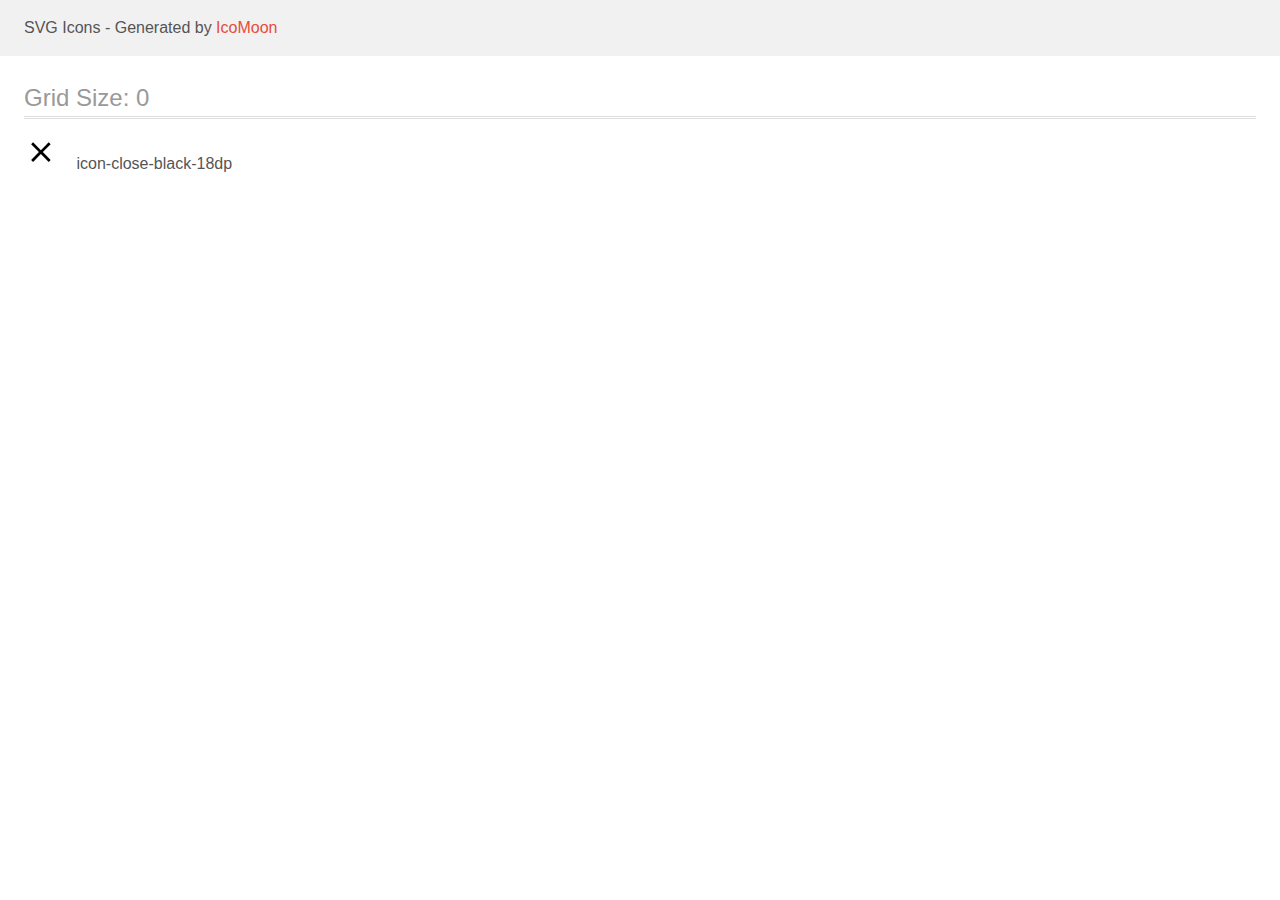
<file: img/svg/webstudio/demo.html>
<!doctype html>
<html>
<head>
    <title>IcoMoon - SVG Icons</title>
    <meta charset="utf-8">
    <meta name="viewport" content="width=device-width, initial-scale=1">
    <link rel="stylesheet" href="demo-files/demo.css">
    <link rel="stylesheet" href="style.css">
</head>
<body>
<svg aria-hidden="true" style="position: absolute; width: 0; height: 0; overflow: hidden;" version="1.1" xmlns="http://www.w3.org/2000/svg" xmlns:xlink="http://www.w3.org/1999/xlink">
<defs>
<symbol id="icon-close-black-18dp" viewBox="0 0 32 32">
<path d="M26.667 7.303l-1.97-1.97-7.808 7.808-7.808-7.808-1.97 1.97 7.808 7.808-7.808 7.808 1.97 1.97 7.808-7.808 7.808 7.808 1.97-1.97-7.808-7.808 7.808-7.808z"></path>
</symbol>
</defs>
</svg>

<header class="bgc1 clearfix">
<div class="mhl">
    <p>SVG Icons - Generated by <a href="https://icomoon.io/app">IcoMoon</a></p>
</div>
</header>
    <div class="clearfix mhl ptl">
        <h1 class="mvm mtn fgc1">Grid Size: 0</h1>
        <div class="glyph fs1">
            <div class="clearfix pbs">
                <svg class="icon icon-close-black-18dp"><use xlink:href="#icon-close-black-18dp"></use></svg><span class="name"> icon-close-black-18dp</span>
            </div>
        </div>
  </div>
<script defer src="svgxuse.js"></script>
</body>
</html>
</file>
<file: img/svg/webstudio/demo-files/demo.css>
body {
  padding: 0;
  margin: 0;
  font-family: sans-serif;
  font-size: 1em;
  line-height: 1.5;
  color: #555;
  background: #fff;
}
h1 {
  font-size: 1.5em;
  font-weight: normal;
  box-shadow: 0 1px #ddd, 0 2px #fff, 0 3px #ddd;
}
small {
  font-size: .66666667em;
}
a {
  color: #e74c3c;
  text-decoration: none;
}
a:hover, a:focus {
  box-shadow: 0 1px #e74c3c;
}
.bshadow0, input {
  box-shadow: inset 0 -2px #e7e7e7;
}
input:hover {
  box-shadow: inset 0 -2px #ccc;
}
input, fieldset {
  font-size: 1em;
  margin: 0;
  padding: 0;
  border: 0;
}
input {
  color: inherit;
  line-height: 1.5;
  height: 1.5em;
  padding: .25em 0;
}
input:focus {
  outline: none;
  box-shadow: inset 0 -2px #449fdb;
}
.glyph {
  font-size: 16px;
  margin-right: 1.5em;
  float: left;
  width: 7em;
}
svg {
  color: #000;
}
.liga {
  width: 80%;
  width: calc(100% - 2.5em);
}
.talign-right {
  text-align: right;
}
.talign-center {
  text-align: center;
}
.bgc1 {
  background: #f1f1f1;
}
.fgc0 {
  color: #000;
}
.fgc1 {
  color: #999;
}
p {
  margin-top: 1em;
  margin-bottom: 1em;
}
.mvm {
  margin-top: .75em;
  margin-bottom: .75em;
}
.mtn {
  margin-top: 0;
}
.mtl, .mal {
  margin-top: 1.5em;
}
.mbl, .mal {
  margin-bottom: 1.5em;
}
.mal, .mhl {
  margin-left: 1.5em;
  margin-right: 1.5em;
}
.mhmm {
  margin-left: 1em;
  margin-right: 1em;
}
.ptl {
  padding-top: 1.5em;
}
.pbs, .pvs {
  padding-bottom: .25em;
}
.pvs, .pts {
  padding-top: .25em;
}
.unit {
  float: left;
}
.unitRight {
  float: right;
}
.size1of2 {
  width: 50%;
}
.size1of1 {
  width: 100%;
}
.clearfix:before, .clearfix:after {
  content: " ";
  display: table;
}
.clearfix:after {
  clear: both;
}
.hidden-true {
  display: none;
}
.textbox0 {
  width: 3em;
  background: #f1f1f1;
  padding: .25em .5em;
  line-height: 1.5;
  height: 1.5em;
}
.fs0 {
  font-size: 16px;
}
.fs1 {
  font-size: 32px;
}
.name {
  font-size: 0.5em;
  margin-left: 1em;
}
</file>
<file: img/svg/webstudio/style.css>
.icon {
  display: inline-block;
  width: 1em;
  height: 1em;
  stroke-width: 0;
  stroke: currentColor;
  fill: currentColor;
}

/* ==========================================
Single-colored icons can be modified like so:
.icon-name {
  font-size: 32px;
  color: red;
}
========================================== */
</file>
<file: css/main.min.css>
:root{--primary-text-color: #757575;--secondary-text-color: #2196F3;--title-text-color: #212121;--primary-font-color: #FFFFFF;--secondary-font-color: #F5F4FA;--third-font-color: #2F303A;--logo-sites: #AFB1B8}.visually-hidden{position:absolute !important;clip:rect(1px 1px 1px 1px);clip:rect(1px, 1px, 1px, 1px);padding:0 !important;border:0 !important;height:1px !important;width:1px !important;overflow:hidden}.is-hidden{opacity:0;visibility:hidden;pointer-events:none}*{margin:0;padding:0;box-sizing:border-box}body{color:var(--primary-text-color);background-color:var(--primary-font-color);font-family:roboto, sans-serif;font-weight:400;font-size:14px;line-height:1.7;text-decoration:none;padding:0px;margin:0px;min-height:100vh;min-width:230px;height:auto;width:100%}img{display:block}h1,h2,h3,h4,h5,h6{font-family:roboto, sans-serif;color:var(--title-text-color);margin:0}li{list-style:none}ul,p{margin:0;padding:0}header{border-bottom:1px solid #ECECEC}.link{text-decoration:none}/*! modern-normalize v1.0.0 | MIT License | https://github.com/sindresorhus/modern-normalize */*,*::before,*::after{box-sizing:border-box}:root{-moz-tab-size:4;tab-size:4}html{line-height:1.15;-webkit-text-size-adjust:100%}body{margin:0}body{font-family:system-ui,-apple-system,"Segoe UI",Roboto,Helvetica,Arial,sans-serif,"Apple Color Emoji","Segoe UI Emoji"}hr{height:0;color:inherit}abbr[title]{text-decoration:underline dotted}b,strong{font-weight:bolder}code,kbd,samp,pre{font-family:ui-monospace, SFMono-Regular, Consolas, 'Liberation Mono', Menlo, monospace;font-size:1em}small{font-size:80%}sub,sup{font-size:75%;line-height:0;position:relative;vertical-align:baseline}sub{bottom:-0.25em}sup{top:-0.5em}table{text-indent:0;border-color:inherit}button,input,optgroup,select,textarea{font-family:inherit;font-size:100%;line-height:1.15;margin:0}button,select{text-transform:none}button,[type='button'],[type='reset'],[type='submit']{-webkit-appearance:button}::-moz-focus-inner{border-style:none;padding:0}:-moz-focusring{outline:1px dotted ButtonText}:-moz-ui-invalid{box-shadow:none}legend{padding:0}progress{vertical-align:baseline}::-webkit-inner-spin-button,::-webkit-outer-spin-button{height:auto}[type='search']{-webkit-appearance:textfield;outline-offset:-2px}::-webkit-search-decoration{-webkit-appearance:none}::-webkit-file-upload-button{-webkit-appearance:button;font:inherit}summary{display:list-item}.backdrop{position:fixed;top:0;left:0;width:100vw;height:100vh;background-color:rgba(0,0,0,0.5);transition:all 500ms linear}.modal{position:absolute;top:50%;left:50%;width:100%;height:100%;transform:translate(-50%, -50%);background-color:#ffffff;box-shadow:0px 1px 3px rgba(0,0,0,0.12),0px 1px 1px rgba(0,0,0,0.14),0px 2px 1px rgba(0,0,0,0.2);border-radius:4px;padding:40px 40px;text-align:center;align-items:center;font-size:20px;line-height:1.2;text-align:center;letter-spacing:0.03em;overflow:scroll}.modal-close-btn{position:absolute;top:8px;right:8px;width:30px;height:30px;background-color:#ffffff;border:1px solid rgba(0,0,0,0.1);border-radius:50%;cursor:pointer;display:flex;justify-content:center;align-items:center}.modal-close-btn-color:hover,.modal-close-btn-color:focus{fill:#188CE8}.modal-head-form{padding-bottom:12px}.modal-text-form{font-style:400;font-weight:400;font-size:12px;line-height:1.2;letter-spacing:0.01em;padding-bottom:10px}.modal-title-form{display:flex;font-size:12px;line-height:1.2;letter-spacing:0.01em;color:#757575;text-align:left;padding-top:10px;padding-bottom:4px}.modal-input-form-comment{border:1px solid rgba(33,33,33,0.2);box-sizing:border-box;border-radius:4px;height:120px;width:100%;padding-left:16px;padding-top:12px;font-size:14px;line-height:1.1;resize:none}.modal-block-input-form{display:block;position:relative;margin-top:4px}.modal-input-form{border:1px solid rgba(33,33,33,0.2);box-sizing:border-box;border-radius:4px;height:40px;width:100%;justify-content:left;padding-left:40px}.modal-input-form:hover,.modal-input-form:focus{border:1px solid #2196F3}.modal-input-form:hover+.modal-icon-input,.modal-input-form:focus+.modal-icon-input{fill:var(--secondary-text-color)}.modal-input-form-comment:hover,.modal-input-form-comment:focus{border:1px solid #2196F3}.modal .modal-icon-input{position:absolute;width:18px;height:18px;top:25%;left:12px}.modal-text-form-soglashenie{margin-top:20px;margin-bottom:30px}.modal-soglashenie{display:flex;align-items:center;font-size:12px;font-weight:400;font-size:14px;line-height:1.7;letter-spacing:0.03em;color:#757575;margin-bottom:30px}.modal-soglashenie::before{display:block;content:"";width:16px;height:15px;outline:1px solid #000000;margin-right:10px}.modal-soglashenie-link{font-size:14px;line-height:1.7;letter-spacing:0.03em;color:#188CE8}.modal-soglasie:checked+.modal-soglashenie::before{background:url("../img/RectangleInput.svg");width:16px;height:17px;outline:none;background-repeat:no-repeat}.modal-soglasie:checked+.modal-soglashenie::before{background:url("../img/RectangleInput.svg");width:16px;height:17px;outline:none;background-repeat:no-repeat}.modal-button-services{width:200px;height:50px;background-color:var(--secondary-text-color);color:var(--primary-font-color);font-weight:700;font-size:16px;line-height:1.9;cursor:pointer;border:none;display:block;margin:0 auto;outline:none;padding:0px;box-shadow:0px 4px 4px rgba(0,0,0,0.15);border-radius:4px;transition:all 250ms cubic-bezier(0.4, 0, 0.2, 1)}.modal-button-services:hover{background-color:#188CE8;box-shadow:0px 4px 4px rgba(0,0,0,0.15);border-radius:4px}@media (min-width: 768px){.modal{width:80%;height:95%;max-width:500px;max-height:609px}}@media (min-width: 1200px){.modal{width:44%;height:90%;max-width:528px;max-height:581PX}}.container{width:100%;margin:0 auto;padding:0 15px}@media (min-width: 1200px){.container{max-width:1200px}}.section{padding-bottom:60px;padding-top:60px}@media (min-width: 1200px){.section{padding-bottom:94px;padding-top:94px}}@media (max-width: 767px){.header{display:flex;justify-content:space-between;padding-top:10px;padding-bottom:10px;padding-left:16px;align-items:center}.header-logo{color:var(--title-text-color);text-decoration:none;font-family:Raleway;font-weight:700;font-size:26px;line-height:1.2;width:100%;height:100%}.header-logo-color{color:var(--secondary-text-color)}.nav-menu{display:none}.address-menu{display:none}.mobile-open-icon{height:auto}.mobile-open-icon:hover,.mobile-open-icon:focus{fill:var(--secondary-text-color)}.mobile-menu{height:100%;overflow:scroll;z-index:2}.mobile-menu-close-btn{position:absolute;top:8px;right:8px;border:none;background-color:#fff}.mobile-menu-close-icon{width:19px;height:19px}.header-button-mobile{border:none;background-color:#fff}.mobile-menu{background-color:#fff;display:flex;justify-content:center;position:fixed;width:100%;height:100%;top:0;left:50%;background-color:var(--primary-font-color);padding:48px 40px;transition:all 250ms linear;transform:translateX(-50%) translateY(-100%);overflow:scroll}.mobile-menu.is-open{transform:translateX(-50%) translateY(0%);opacity:1}.mobile-menu-contact{width:100%;height:100%;display:flex;flex-direction:column;justify-content:space-between;font-family:roboto, sans-serif}.mobile-menu-list-item-link:not(:last-child){margin-bottom:32px}.mobile-menu-list-link{font-weight:500;font-size:40px;line-height:1.2;letter-spacing:0.02em;color:#000}.mobile-menu-list-link:hover,.mobile-menu-list-link:focus{color:var(--secondary-text-color)}.mobile-menu-list-contact{font-weight:500;font-size:34px;line-height:1.1;letter-spacing:0.02em;color:#2196F3;margin-bottom:64px}.mobile-menu-list-item-contact:not(:last-child){margin-bottom:32px}.mobile-menu-list-item-contact .tel{font-weight:500;font-size:24px;line-height:1.2;letter-spacing:0.02em;color:#757575}.mobile-menu-list-social{display:flex;font-weight:500;font-size:18px;line-height:1.2;letter-spacing:0.02em;color:#2196F3}.mobile-menu-list-item-social{padding:0 10px}.mobile-menu-list-item-social:first-child{padding-left:0}.mobile-menu-list-item-social:not(:last-child){border-right:1px solid rgba(33,33,33,0.2)}}@media (min-width: 768px){.mobile-menu{display:none}.header-button-mobile{display:none}.header{display:flex;justify-content:space-between;padding-top:0;padding-bottom:0}.header-logo{color:var(--title-text-color);text-decoration:none;font-family:Raleway;font-weight:700;font-size:26px;line-height:1.2;width:145px;height:31px}.header-logo-color{color:var(--secondary-text-color)}.header-nav{display:flex;align-items:center;padding:0;height:80px}.nav-menu{display:flex;padding-left:0}.nav-menu-li{margin-left:50px;height:100%}.nav-menu-li:first-child{margin-left:93px}.nav-menu-link{display:flex;color:var(--title-text-color);text-decoration:none;font-weight:500;font-size:14px;line-height:1.1;transition:all 250ms cubic-bezier(0.4, 0, 0.2, 1);position:relative;padding:30px 0}.nav-menu-link.active{color:var(--secondary-text-color)}.nav-menu-link.active::after{position:absolute;width:100%;height:4px;border-radius:2px;background:#2196F3;content:"";top:100%;left:0}.nav-menu-link:hover,.nav-menu-link:focus{color:var(--secondary-text-color)}.address-menu{display:flex;flex-direction:column;padding:0;justify-content:center}.address-menu-li{padding-bottom:10px}.address-menu-li:last-child{padding-bottom:0px}.address-menu-link{display:flex;color:var(--primary-text-color);text-decoration:none;font-weight:500;font-size:14px;line-height:1.1;transition:all 250ms cubic-bezier(0.4, 0, 0.2, 1)}.address-menu-link:hover,.address-menu-link:focus{color:var(--secondary-text-color)}.address-menu-link:hover .address-menu-icon,.address-menu-link:hover .address-menu-icon,.address-menu-link:focus .address-menu-icon,.address-menu-link:focus .address-menu-icon{fill:var(--secondary-text-color)}.address-menu-icon{justify-content:center;align-items:center;fill:var(--primary-text-color);margin-right:10px}}@media (min-width: 1200px){.address-menu{display:flex;align-items:center;justify-content:flex-end;padding:0;flex-direction:row}.address-menu-li{margin-left:30px;padding:0}.address-menu-li:first-child{margin-left:0px}.address-menu-link{align-items:center}}.services{width:100%;height:auto;margin:0 auto;font-weight:900;line-height:1.4;padding:118px 0;background-image:linear-gradient(rgba(47,48,58,0.4), rgba(47,48,58,0.4)),url(../img/img-overlay.png),url(../img/mobile/title/header_m.jpg);background-repeat:no-repeat;background-position:center;background-size:cover;background-color:var(--third-font-color)}.services-title{max-width:360px;min-width:200px;width:100%;height:auto;color:white;font-family:Roboto;font-style:normal;font-weight:900;font-size:26px;line-height:1.6;text-transform:uppercase;text-align:center;align-items:center;letter-spacing:0.06em;margin:0 auto 30px auto}.services-button{display:flex;background-color:var(--secondary-text-color);color:var(--primary-font-color);font-weight:700;font-size:16px;line-height:1.9;cursor:pointer;border:none;margin:0 auto;outline:none;padding:10px 32px;box-shadow:0px 4px 4px rgba(0,0,0,0.15);border-radius:4px;transition:all 250ms cubic-bezier(0.4, 0, 0.2, 1);text-align:center;align-items:center}.services-button:hover,.services-button:focus{background-color:#188CE8;box-shadow:0px 4px 4px rgba(0,0,0,0.15);border-radius:4px}@media (min-width: 320px) and (min-device-pixel-ratio: 2), (min-width: 320px) and (min-resolution: 192dpi), (min-width: 320px) and (min-resolution: 2dppx){.services{background-image:linear-gradient(rgba(47,48,58,0.4), rgba(47,48,58,0.4)),url(../img/img-overlay.png),url(../img/mobile/title/header_m@2x.jpg)}}@media (min-width: 768px){.services{background-image:linear-gradient(rgba(47,48,58,0.4), rgba(47,48,58,0.4)),url(../img/img-overlay.png),url(../img/tablet/title/header_t.jpg)}}@media (min-width: 768px) and (min-device-pixel-ratio: 2), (min-width: 768px) and (min-resolution: 192dpi), (min-width: 768px) and (min-resolution: 2dppx){.services{background-image:linear-gradient(rgba(47,48,58,0.4), rgba(47,48,58,0.4)),url(../img/img-overlay.png),url(../img/tablet/title/header_t@2x.jpg)}}@media (min-width: 1200px){.services{padding:200px 252px;background-image:linear-gradient(rgba(47,48,58,0.4), rgba(47,48,58,0.4)),url(../img/img-overlay.png),url(../img/desktop/title/header_d.jpg)}.services-title{font-size:44px;line-height:1.4;max-width:696px}}@media (min-width: 1200px) and (min-device-pixel-ratio: 2), (min-width: 1200px) and (min-resolution: 192dpi), (min-width: 1200px) and (min-resolution: 2dppx){.services{background-image:linear-gradient(rgba(47,48,58,0.4), rgba(47,48,58,0.4)),url(../img/img-overlay.png),url(../img/desktop/title/header_d@2x.jpg)}}.advantages{background-color:FFFFFF}.advantages-menu{justify-content:center}.advantages-li{justify-content:space-between;margin-bottom:30px}.advantages-li:last-child{margin-bottom:0}.advantages-thumb{display:flex;background-color:var(--secondary-font-color);height:auto;width:100%;margin-bottom:30px;border-radius:4px;padding:25px 0}.advanteges-button{margin:auto;width:70px;height:70px}.advantages-title{text-transform:uppercase;font-weight:700;font-size:14px;line-height:1.1;margin-bottom:10px;text-align:center;letter-spacing:0.03em}.advantages-text{font-size:14px;line-height:1.7;letter-spacing:0.03em;margin-bottom:30px}.advantages-text:last-child{margin-bottom:0}@media (min-width: 768px){.advantages{display:flex}.advantages-li{width:calc(100% / 2 - 30px);justify-content:space-between}.advantages-menu{display:flex;flex-wrap:wrap;width:100%;justify-content:space-between}.advantages-thumb{height:120px}}@media (min-width: 1200px){.advantages-li{width:calc(100% / 4 - 30px);margin-bottom:0}}.activity{display:flex;justify-content:center;margin:0px;padding:0px;margin-bottom:94px;height:100%}@media (max-width: 1199px){.activity{display:none}}.activity .container{height:auto;padding:0}.activity-menu{display:flex;justify-content:center;width:100%;height:auto}.activity-title{display:flex;justify-content:center;font-weight:700;font-size:36px;line-height:1.2;margin-top:0px;margin-bottom:50px}.activity-li{width:calc(100% / 3 - 30px);margin-right:30px;position:relative}.activity-li:last-child{margin-right:0px}.activity-li-img{display:block;min-width:100%;height:auto}.activity-text{display:flex;position:absolute;bottom:0;width:100%;height:70px;background-color:rgba(47,48,58,0.8);text-transform:uppercase;justify-content:center;align-items:center;color:var(--primary-font-color);font-size:14px;line-height:1.1;text-align:center;letter-spacing:0.03em;font-weight:700}.team{background-color:var(--secondary-font-color);margin-bottom:0;padding:60px 0}.team-title{height:42px;margin-bottom:30px;text-align:center;letter-spacing:0.03em;font-weight:700;font-size:28px;line-height:1.2;margin-top:0px;letter-spacing:0.03em}.team-menu{justify-content:center;padding:0px}.team-menu-li{background-color:#FFFFFF;margin-bottom:30px;width:100%}.team-menu-li-people{width:100%;box-shadow:0px 1px 3px rgba(0,0,0,0.12),0px 1px 1px rgba(0,0,0,0.14),0px 2px 1px rgba(0,0,0,0.2);border-radius:0px 0px 4px 4px;padding-bottom:24px}.team-menu-li-people-img{display:block;width:100%;height:auto}.team-menu-li-people-name{font-weight:500;font-size:16px;line-height:1.2;margin-top:30px;margin-bottom:10px;text-align:center;align-items:center;letter-spacing:0.03em;color:var(--title-text-color)}.team-menu-li-position{font-size:16px;line-height:1.2;text-align:center;align-items:center;margin-bottom:16px;line-height:1.2;letter-spacing:0.03em;color:var(--primary-text-color)}.team-sites-icon{display:flex;justify-content:center}.team-sites-icon-li:not(:last-child){margin-right:10px}.team-sites-icon-link{display:flex;justify-content:center;align-items:center;background-color:inherit;border-radius:50%;box-sizing:border-box;height:44px;width:44px;transition:all 250ms cubic-bezier(0.4, 0, 0.2, 1)}.team-sites-icon-link:hover,.team-sites-icon-link:focus{background-color:var(--secondary-text-color)}.team-sites-icon-link:hover .team-sites-icon-img,.team-sites-icon-link:focus .team-sites-icon-img{fill:var(--#2196F3)}.team-sites-icon-img{width:20px;height:20px;fill:#AFB1B8}@media (min-width: 768px){.team-menu{display:flex;flex-wrap:wrap;margin-top:-30px;margin-left:-30px}.team-menu-li{width:calc(100% / 2 - 30px);margin-top:30px;margin-left:30px}}@media (min-width: 1200px){.team-menu-li{width:calc(100% / 4 - 30px)}}.clients{display:flex;flex-wrap:wrap;margin-top:-30px;margin-left:-30px}.clients-title{height:42px;display:flex;margin-bottom:50px;justify-content:center;font-weight:700;font-size:28px;line-height:1.2;margin-top:0px;letter-spacing:0.03em;color:var(--title-text-color)}.clients li{width:calc(100% / 2 - 30px);margin-top:30px;margin-left:30px}.clients-thumb{display:flex;justify-content:center;align-items:center;background-color:var(--primary-font-color);border:1px solid #AFB1B8;box-sizing:border-box;border-radius:4px;height:90px;transition:all 250ms cubic-bezier(0.4, 0, 0.2, 1)}.clients-thumb:hover,.clients-thumb:focus{border:1px solid var(--secondary-text-color)}.clients-thumb:hover .clients-icon,.clients-thumb:focus .clients-icon{fill:var(--secondary-text-color)}.clients-icon{display:flex;fill:#AFB1B8;transition:all 250ms cubic-bezier(0.4, 0, 0.2, 1)}@media (min-width: 768px){.clients li{width:calc(100% / 3 - 30px)}}@media (min-width: 1200px){.clients li{width:calc(100% / 6 - 30px)}}.footer{background-color:var(--third-font-color);text-align:center}.footer-blok{display:flex;flex-direction:column;margin-bottom:60px}.footer-logo{color:var(--title-text-color);text-decoration:none;font-family:Raleway;font-weight:700;font-size:26px;line-height:1.2;margin-bottom:20px}.footer-logo-color{color:var(--secondary-text-color)}.footer-logo-color-secondary{color:var(--primary-font-color)}.footer-address{display:flex;justify-content:center}.footer-address-text{display:flex;flex-direction:column;color:var(--primary-font-color);font-weight:500;font-size:14px;line-height:1.7;font-style:normal;text-decoration:none}.footer-contact{color:rgba(255,255,255,0.6);padding-bottom:8px}.footer-contact:last-child{padding-bottom:0}.footer-address-link{color:var(--primary-text-color);text-decoration:none;font-weight:500;font-size:14px;line-height:1.1}.footer-address-link:hover,.footer-address-link:focus{color:var(--secondary-text-color)}.footer-invite{font-weight:700;text-transform:uppercase;line-height:1.1;color:var(--primary-font-color);margin-bottom:20px}.footer-social-link{justify-content:center;margin-bottom:60px}.footer-icon{display:flex;justify-content:center}.footer-icon-li+.footer-icon-li{margin-left:10px}.footer-icon-img{width:20px;height:20px;fill:var(--primary-font-color)}.footer-icon-link{display:flex;justify-content:center;align-items:center;background-color:rgba(255,255,255,0.1);border-radius:50%;box-sizing:border-box;height:44px;width:44px;transition:250ms cubic-bezier(0.4, 0, 0.2, 1);margin-bottom:20px}.footer-icon-link:hover,.footer-icon-link:focus{background-color:var(--secondary-text-color)}.footer-icon-link:hover .footer-icon-img,.footer-icon-link:hover .footer-icon-img,.footer-icon-link:focus .footer-icon-img,.footer-icon-link:focus .footer-icon-img{fill:var(--primary-font-color)}.footer-podpiska-title{font-weight:700;text-transform:uppercase;line-height:1.1;color:var(--primary-font-color);margin-bottom:20px}.footer-podpiska-link{margin-bottom:20px}.footer-podpiska-input-form{border:1px solid rgba(255,255,255,0.3);box-sizing:border-box;filter:drop-shadow(0px 4px 4px rgba(0,0,0,0.15));border-radius:4px;height:50px;width:100%;font-size:16px;line-height:20px;letter-spacing:0.03em;color:rgba(255,255,255,0.6);padding-left:16px;background:#2F303A}.footer-podpiska-botton-modal{display:flex;align-items:center;width:200px;height:50px;background-color:var(--secondary-text-color);color:var(--primary-font-color);font-weight:700;font-size:16px;line-height:1.9;cursor:pointer;border:none;margin:0 auto;outline:none;padding:0px;box-shadow:0px 4px 4px rgba(0,0,0,0.15);border-radius:4px;transition:all 250ms cubic-bezier(0.4, 0, 0.2, 1);justify-content:center}.footer-podpiska-icon{margin-left:10px;margin-top:5px}@media (min-width: 768px){.footer{display:flex}.footer .container{display:flex;flex-wrap:wrap;width:100%;margin:0 61px;justify-content:space-between}.footer-blok{width:calc(100% / 2 - 30px)}.footer-links{width:calc(100% / 2 - 30px)}.footer-podpiska{width:100%;margin:0 90px}}@media (min-width: 1200px){.footer{padding-bottom:60px}.footer .container{display:flex;flex-wrap:nowrap;max-width:1200px;margin:0 auto;justify-content:space-between}.footer-invite{text-align:left}.footer-icon{justify-content:flex-start}.footer-blok{text-align:left;margin-bottom:0}.footer-address-text{width:100%}.footer-podpiska{margin:0;display:flex}.footer-podpiska-link{margin-right:12px;margin-bottom:0;width:100%}.footer-podpiska-botton{padding-top:35px}.footer-podpiska-input-form{width:100%;margin-right:12px}.footer-podpiska-title{text-align:left}}
/*# sourceMappingURL=main.min.css.map */
</file>
<file: css/portfolio.min.css>
:root{--primary-text-color: #757575;--secondary-text-color: #2196F3;--title-text-color: #212121;--primary-font-color: #FFFFFF;--secondary-font-color: #F5F4FA;--third-font-color: #2F303A;--logo-sites: #AFB1B8}.visually-hidden{position:absolute !important;clip:rect(1px 1px 1px 1px);clip:rect(1px, 1px, 1px, 1px);padding:0 !important;border:0 !important;height:1px !important;width:1px !important;overflow:hidden}.is-hidden{opacity:0;visibility:hidden;pointer-events:none}*{margin:0;padding:0;box-sizing:border-box}body{color:var(--primary-text-color);background-color:var(--primary-font-color);font-family:roboto, sans-serif;font-weight:400;font-size:14px;line-height:1.7;text-decoration:none;padding:0px;margin:0px;min-height:100vh;min-width:230px;height:auto;width:100%}img{display:block}h1,h2,h3,h4,h5,h6{font-family:roboto, sans-serif;color:var(--title-text-color);margin:0}li{list-style:none}ul,p{margin:0;padding:0}header{border-bottom:1px solid #ECECEC}.link{text-decoration:none}/*! modern-normalize v1.0.0 | MIT License | https://github.com/sindresorhus/modern-normalize */*,*::before,*::after{box-sizing:border-box}:root{-moz-tab-size:4;tab-size:4}html{line-height:1.15;-webkit-text-size-adjust:100%}body{margin:0}body{font-family:system-ui,-apple-system,"Segoe UI",Roboto,Helvetica,Arial,sans-serif,"Apple Color Emoji","Segoe UI Emoji"}hr{height:0;color:inherit}abbr[title]{text-decoration:underline dotted}b,strong{font-weight:bolder}code,kbd,samp,pre{font-family:ui-monospace, SFMono-Regular, Consolas, 'Liberation Mono', Menlo, monospace;font-size:1em}small{font-size:80%}sub,sup{font-size:75%;line-height:0;position:relative;vertical-align:baseline}sub{bottom:-0.25em}sup{top:-0.5em}table{text-indent:0;border-color:inherit}button,input,optgroup,select,textarea{font-family:inherit;font-size:100%;line-height:1.15;margin:0}button,select{text-transform:none}button,[type='button'],[type='reset'],[type='submit']{-webkit-appearance:button}::-moz-focus-inner{border-style:none;padding:0}:-moz-focusring{outline:1px dotted ButtonText}:-moz-ui-invalid{box-shadow:none}legend{padding:0}progress{vertical-align:baseline}::-webkit-inner-spin-button,::-webkit-outer-spin-button{height:auto}[type='search']{-webkit-appearance:textfield;outline-offset:-2px}::-webkit-search-decoration{-webkit-appearance:none}::-webkit-file-upload-button{-webkit-appearance:button;font:inherit}summary{display:list-item}.container{width:100%;margin:0 auto;padding:0 15px}@media (min-width: 1200px){.container{max-width:1200px}}.section{padding-bottom:60px;padding-top:60px}@media (min-width: 1200px){.section{padding-bottom:94px;padding-top:94px}}.nav-portfolio{display:flex;flex-wrap:wrap;width:100%;margin-bottom:40px;margin-top:-15px;margin-left:-8px;justify-content:center}.nav-portfolio-button{background-color:var(--secondary-font-color);color:var(--title-text-color);font-weight:500;font-size:16px;line-height:1.6;cursor:pointer;border:none;margin:15px 0 0 8px;padding:6px 22px;box-shadow:0px 3px 1px rgba(0,0,0,0.1),0px 1px 2px rgba(0,0,0,0.08),0px 2px 2px rgba(0,0,0,0.12);border-radius:4px;transition:all 250ms cubic-bezier(0.4, 0, 0.2, 1)}.nav-portfolio-button:focus,.nav-portfolio-button:hover{background-color:var(--secondary-text-color);color:var(--primary-font-color);outline:none}@media (max-width: 767px){.header{display:flex;justify-content:space-between;padding-top:10px;padding-bottom:10px;padding-left:16px;align-items:center}.header-logo{color:var(--title-text-color);text-decoration:none;font-family:Raleway;font-weight:700;font-size:26px;line-height:1.2;width:100%;height:100%}.header-logo-color{color:var(--secondary-text-color)}.nav-menu{display:none}.address-menu{display:none}.mobile-open-icon{height:auto}.mobile-open-icon:hover,.mobile-open-icon:focus{fill:var(--secondary-text-color)}.mobile-menu{height:100%;overflow:scroll;z-index:2}.mobile-menu-close-btn{position:absolute;top:8px;right:8px;border:none;background-color:#fff}.mobile-menu-close-icon{width:19px;height:19px}.header-button-mobile{border:none;background-color:#fff}.mobile-menu{background-color:#fff;display:flex;justify-content:center;position:fixed;width:100%;height:100%;top:0;left:50%;background-color:var(--primary-font-color);padding:48px 40px;transition:all 250ms linear;transform:translateX(-50%) translateY(-100%);overflow:scroll}.mobile-menu.is-open{transform:translateX(-50%) translateY(0%);opacity:1}.mobile-menu-contact{width:100%;height:100%;display:flex;flex-direction:column;justify-content:space-between;font-family:roboto, sans-serif}.mobile-menu-list-item-link:not(:last-child){margin-bottom:32px}.mobile-menu-list-link{font-weight:500;font-size:40px;line-height:1.2;letter-spacing:0.02em;color:#000}.mobile-menu-list-link:hover,.mobile-menu-list-link:focus{color:var(--secondary-text-color)}.mobile-menu-list-contact{font-weight:500;font-size:34px;line-height:1.1;letter-spacing:0.02em;color:#2196F3;margin-bottom:64px}.mobile-menu-list-item-contact:not(:last-child){margin-bottom:32px}.mobile-menu-list-item-contact .tel{font-weight:500;font-size:24px;line-height:1.2;letter-spacing:0.02em;color:#757575}.mobile-menu-list-social{display:flex;font-weight:500;font-size:18px;line-height:1.2;letter-spacing:0.02em;color:#2196F3}.mobile-menu-list-item-social{padding:0 10px}.mobile-menu-list-item-social:first-child{padding-left:0}.mobile-menu-list-item-social:not(:last-child){border-right:1px solid rgba(33,33,33,0.2)}}@media (min-width: 768px){.mobile-menu{display:none}.header-button-mobile{display:none}.header{display:flex;justify-content:space-between;padding-top:0;padding-bottom:0}.header-logo{color:var(--title-text-color);text-decoration:none;font-family:Raleway;font-weight:700;font-size:26px;line-height:1.2;width:145px;height:31px}.header-logo-color{color:var(--secondary-text-color)}.header-nav{display:flex;align-items:center;padding:0;height:80px}.nav-menu{display:flex;padding-left:0}.nav-menu-li{margin-left:50px;height:100%}.nav-menu-li:first-child{margin-left:93px}.nav-menu-link{display:flex;color:var(--title-text-color);text-decoration:none;font-weight:500;font-size:14px;line-height:1.1;transition:all 250ms cubic-bezier(0.4, 0, 0.2, 1);position:relative;padding:30px 0}.nav-menu-link.active{color:var(--secondary-text-color)}.nav-menu-link.active::after{position:absolute;width:100%;height:4px;border-radius:2px;background:#2196F3;content:"";top:100%;left:0}.nav-menu-link:hover,.nav-menu-link:focus{color:var(--secondary-text-color)}.address-menu{display:flex;flex-direction:column;padding:0;justify-content:center}.address-menu-li{padding-bottom:10px}.address-menu-li:last-child{padding-bottom:0px}.address-menu-link{display:flex;color:var(--primary-text-color);text-decoration:none;font-weight:500;font-size:14px;line-height:1.1;transition:all 250ms cubic-bezier(0.4, 0, 0.2, 1)}.address-menu-link:hover,.address-menu-link:focus{color:var(--secondary-text-color)}.address-menu-link:hover .address-menu-icon,.address-menu-link:hover .address-menu-icon,.address-menu-link:focus .address-menu-icon,.address-menu-link:focus .address-menu-icon{fill:var(--secondary-text-color)}.address-menu-icon{justify-content:center;align-items:center;fill:var(--primary-text-color);margin-right:10px}}@media (min-width: 1200px){.address-menu{display:flex;align-items:center;justify-content:flex-end;padding:0;flex-direction:row}.address-menu-li{margin-left:30px;padding:0}.address-menu-li:first-child{margin-left:0px}.address-menu-link{align-items:center}}.example-work{display:flex;flex-wrap:wrap}.example-work-li{width:100%;position:relative;margin-bottom:30px}.example-work-li:focus,.example-work-li:hover{filter:drop-shadow(0px 4px 4px rgba(0,0,0,0.25));background-color:var(--primary-font-color)}.example-work-link{color:var(--title-text-color);text-decoration:none;font-weight:500;font-size:14px;line-height:1.1}.example-work-link-text{display:flex;position:absolute;top:0;width:100%;height:100%;padding:0px 24px;background:rgba(33,150,243,0.9);align-items:center;color:var(--primary-font-color);font-size:18px;line-height:1.6;letter-spacing:0.03em;font-weight:400;transform:translateY(100%);transition:1000ms}.example-work-wrapper{position:relative;overflow:hidden}.example-work-wrapper-img{display:block;width:100%;height:auto}.example-work-project{padding:20px 24px;padding-top:20px;border:1px solid #EEEEEE;border-top:none}.example-work-title{font-weight:700;font-size:18px;line-height:2}.example-work-text{font-weight:400;font-size:16px;line-height:1.87;color:var(--primary-text-color)}a:hover .example-work-link-text,a:focus .example-work-link-text{transform:translateY(0)}@media (min-width: 768px){.example-work{flex-wrap:wrap;margin-top:-30px;margin-left:-30px}.example-work-li{width:calc(100% / 2 - 30px);margin-top:30px;margin-left:30px;margin-bottom:0}.example-work-link-text{height:100%}}@media (min-width: 1200px){.example-work-li{width:calc(100% / 3 - 30px)}}.footer{background-color:var(--third-font-color);text-align:center}.footer-blok{display:flex;flex-direction:column;margin-bottom:60px}.footer-logo{color:var(--title-text-color);text-decoration:none;font-family:Raleway;font-weight:700;font-size:26px;line-height:1.2;margin-bottom:20px}.footer-logo-color{color:var(--secondary-text-color)}.footer-logo-color-secondary{color:var(--primary-font-color)}.footer-address{display:flex;justify-content:center}.footer-address-text{display:flex;flex-direction:column;color:var(--primary-font-color);font-weight:500;font-size:14px;line-height:1.7;font-style:normal;text-decoration:none}.footer-contact{color:rgba(255,255,255,0.6);padding-bottom:8px}.footer-contact:last-child{padding-bottom:0}.footer-address-link{color:var(--primary-text-color);text-decoration:none;font-weight:500;font-size:14px;line-height:1.1}.footer-address-link:hover,.footer-address-link:focus{color:var(--secondary-text-color)}.footer-invite{font-weight:700;text-transform:uppercase;line-height:1.1;color:var(--primary-font-color);margin-bottom:20px}.footer-social-link{justify-content:center;margin-bottom:60px}.footer-icon{display:flex;justify-content:center}.footer-icon-li+.footer-icon-li{margin-left:10px}.footer-icon-img{width:20px;height:20px;fill:var(--primary-font-color)}.footer-icon-link{display:flex;justify-content:center;align-items:center;background-color:rgba(255,255,255,0.1);border-radius:50%;box-sizing:border-box;height:44px;width:44px;transition:250ms cubic-bezier(0.4, 0, 0.2, 1);margin-bottom:20px}.footer-icon-link:hover,.footer-icon-link:focus{background-color:var(--secondary-text-color)}.footer-icon-link:hover .footer-icon-img,.footer-icon-link:hover .footer-icon-img,.footer-icon-link:focus .footer-icon-img,.footer-icon-link:focus .footer-icon-img{fill:var(--primary-font-color)}.footer-podpiska-title{font-weight:700;text-transform:uppercase;line-height:1.1;color:var(--primary-font-color);margin-bottom:20px}.footer-podpiska-link{margin-bottom:20px}.footer-podpiska-input-form{border:1px solid rgba(255,255,255,0.3);box-sizing:border-box;filter:drop-shadow(0px 4px 4px rgba(0,0,0,0.15));border-radius:4px;height:50px;width:100%;font-size:16px;line-height:20px;letter-spacing:0.03em;color:rgba(255,255,255,0.6);padding-left:16px;background:#2F303A}.footer-podpiska-botton-modal{display:flex;align-items:center;width:200px;height:50px;background-color:var(--secondary-text-color);color:var(--primary-font-color);font-weight:700;font-size:16px;line-height:1.9;cursor:pointer;border:none;margin:0 auto;outline:none;padding:0px;box-shadow:0px 4px 4px rgba(0,0,0,0.15);border-radius:4px;transition:all 250ms cubic-bezier(0.4, 0, 0.2, 1);justify-content:center}.footer-podpiska-icon{margin-left:10px;margin-top:5px}@media (min-width: 768px){.footer{display:flex}.footer .container{display:flex;flex-wrap:wrap;width:100%;margin:0 61px;justify-content:space-between}.footer-blok{width:calc(100% / 2 - 30px)}.footer-links{width:calc(100% / 2 - 30px)}.footer-podpiska{width:100%;margin:0 90px}}@media (min-width: 1200px){.footer{padding-bottom:60px}.footer .container{display:flex;flex-wrap:nowrap;max-width:1200px;margin:0 auto;justify-content:space-between}.footer-invite{text-align:left}.footer-icon{justify-content:flex-start}.footer-blok{text-align:left;margin-bottom:0}.footer-address-text{width:100%}.footer-podpiska{margin:0;display:flex}.footer-podpiska-link{margin-right:12px;margin-bottom:0;width:100%}.footer-podpiska-botton{padding-top:35px}.footer-podpiska-input-form{width:100%;margin-right:12px}.footer-podpiska-title{text-align:left}}
/*# sourceMappingURL=portfolio.min.css.map */
</file>
